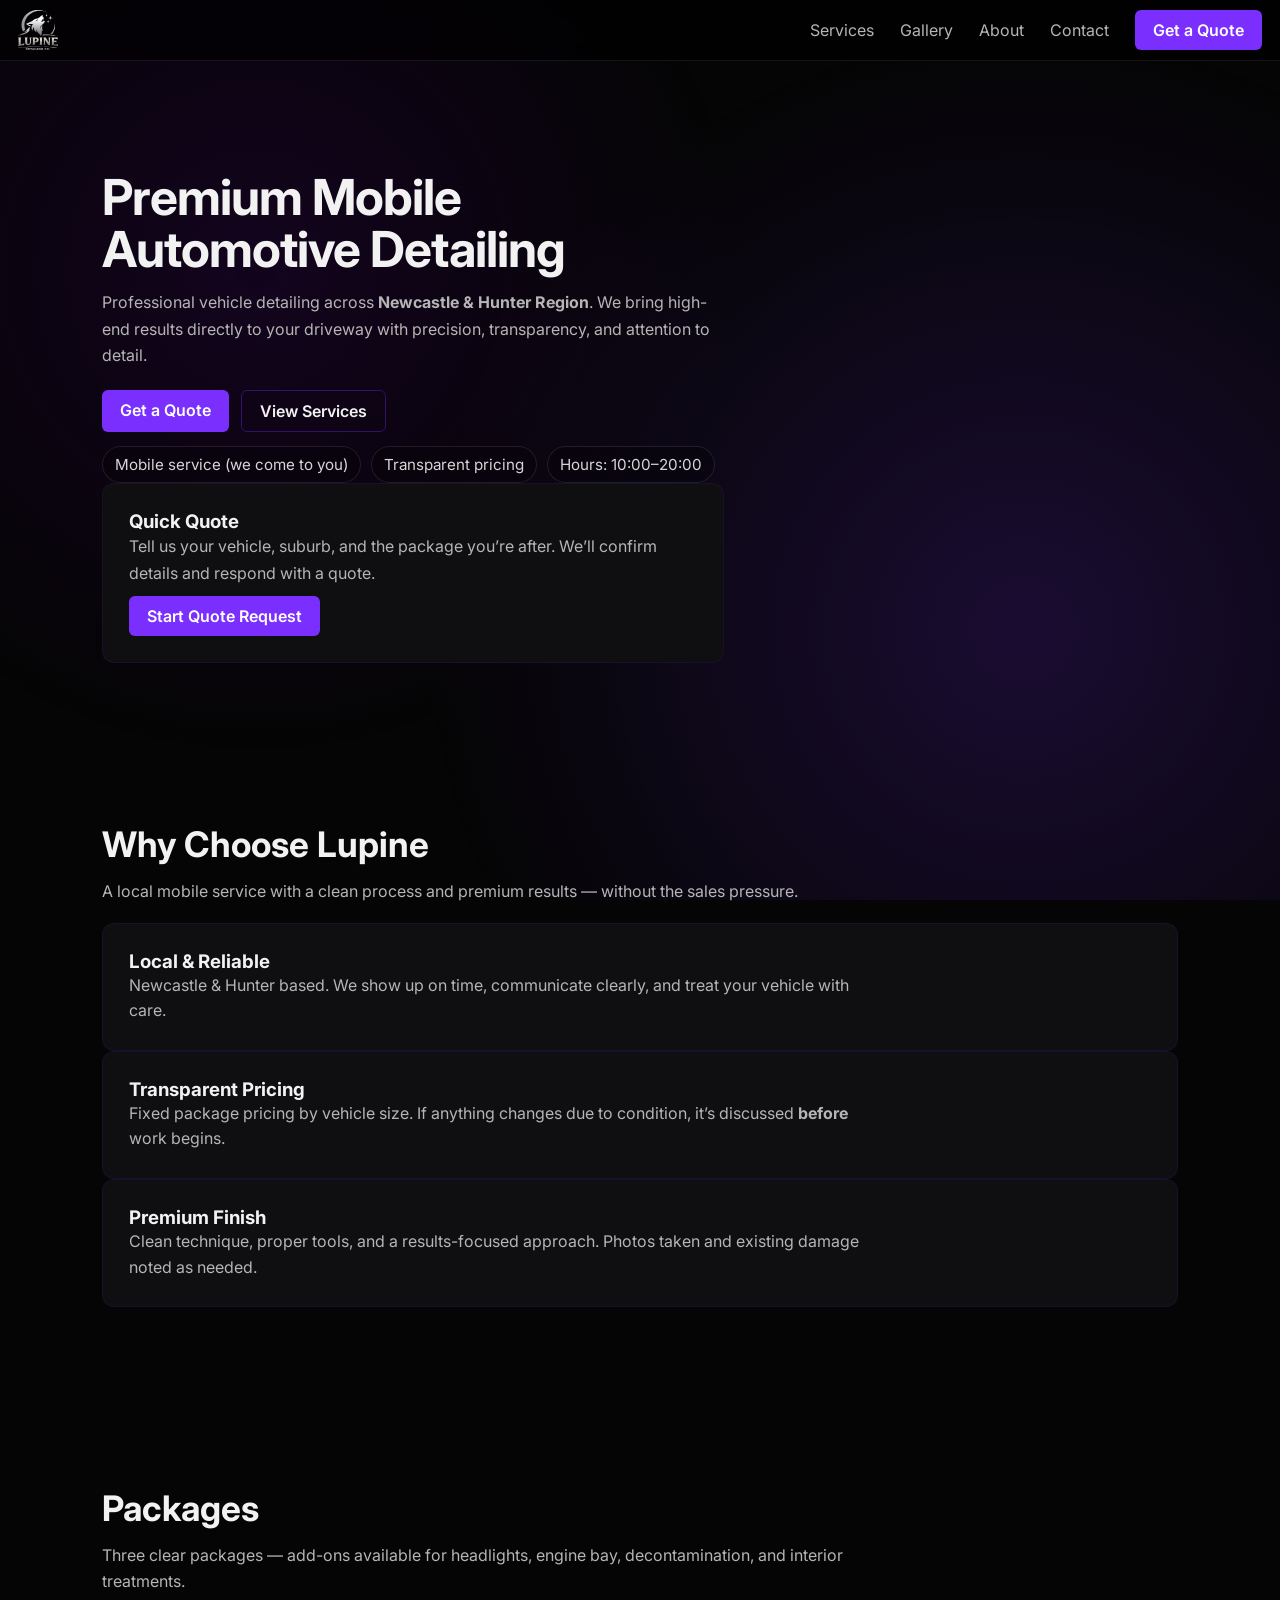
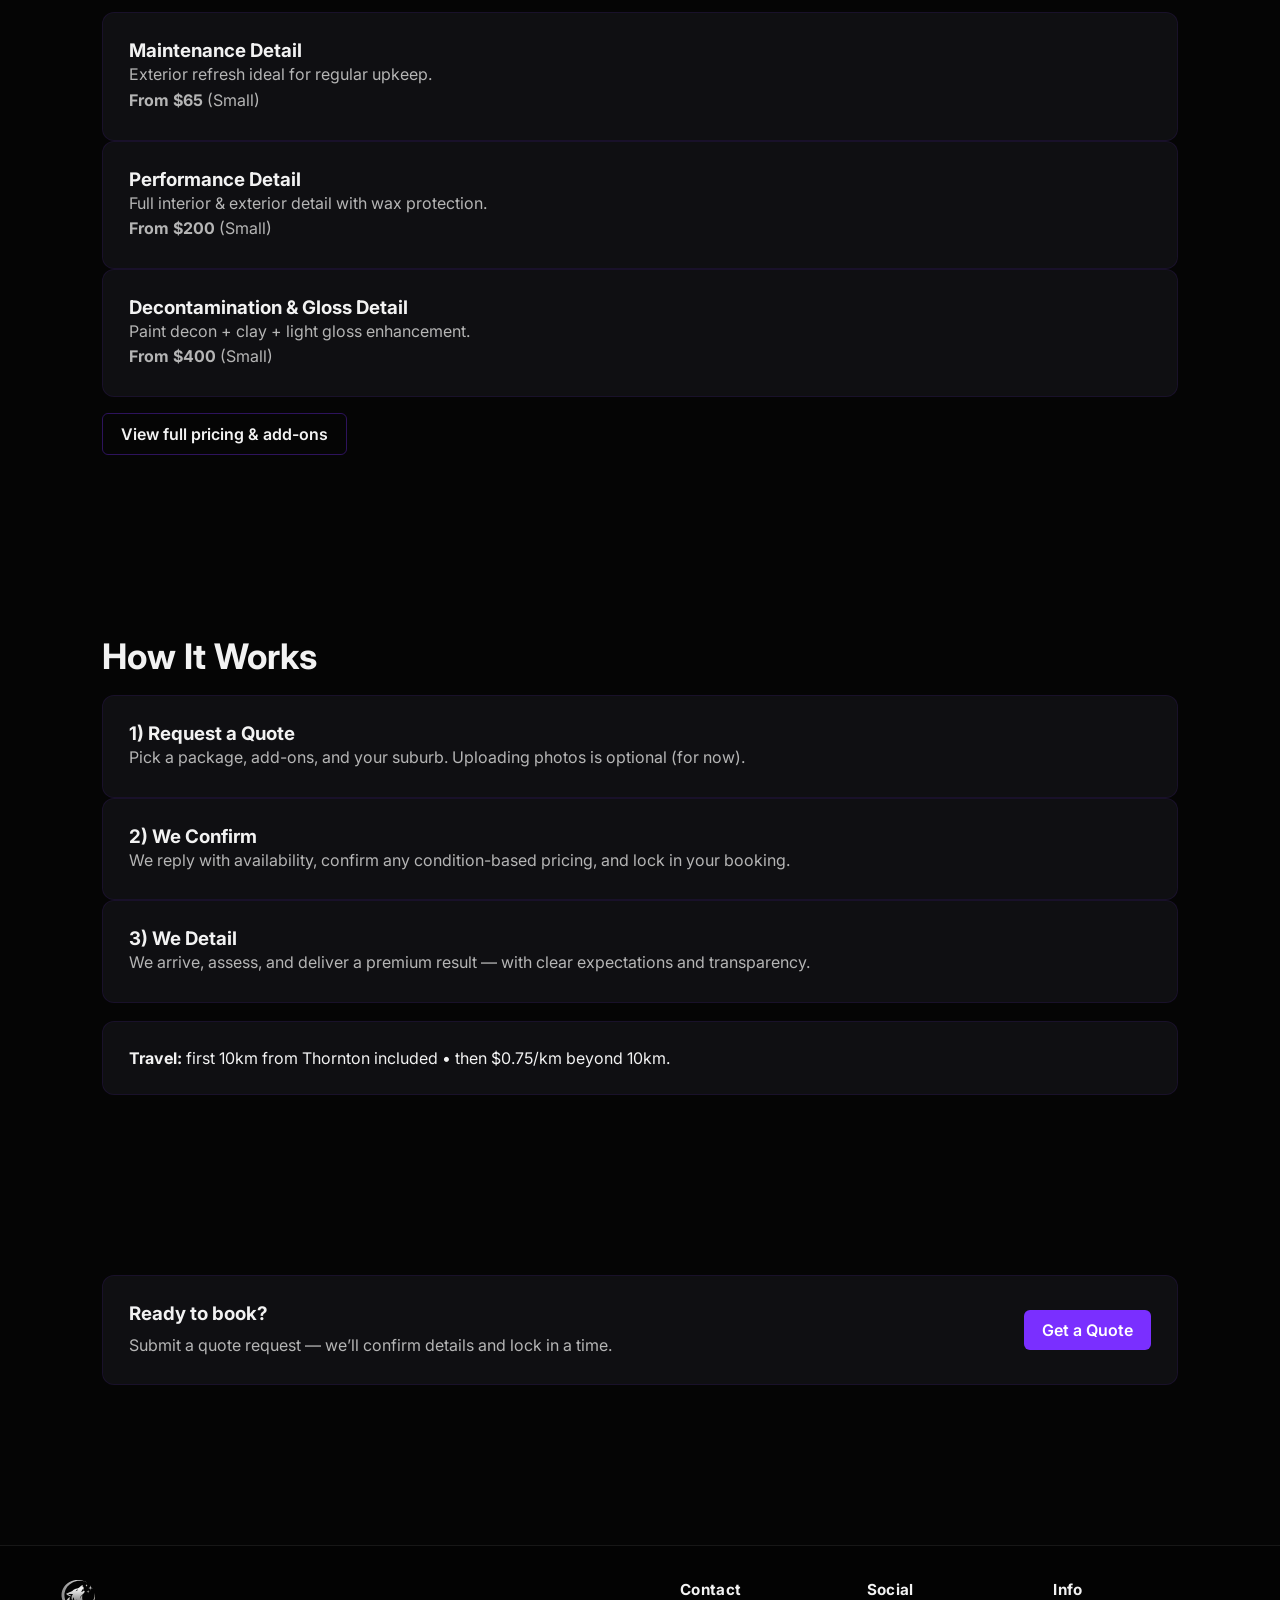
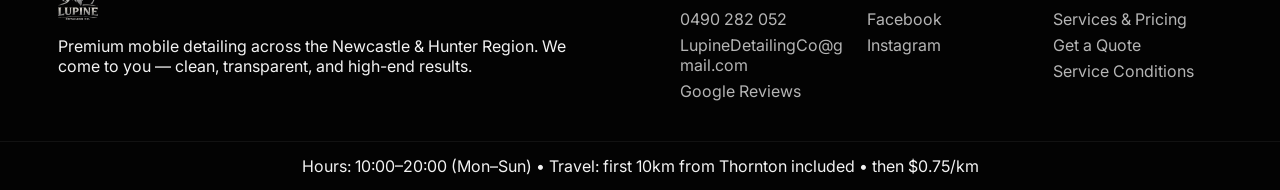
<file: index.html>
<!DOCTYPE html>
<html lang="en">
<head>
  <meta charset="UTF-8" />
  <meta name="viewport" content="width=device-width, initial-scale=1.0" />
  <title>Lupine Detailing Co | Premium Mobile Car Detailing</title>
  <meta name="description" content="Premium mobile automotive detailing across the Newcastle & Hunter Region. Transparent pricing, high-end results, and a clean quote-to-booking process." />

  <link rel="stylesheet" href="styles.css" />
  <link rel="icon" href="favicon.ico">
  <link rel="icon" href="/favicon.ico">
  <link rel="icon" type="image/png" sizes="32x32" href="/favicon-32x32.png">
  <link rel="icon" type="image/png" sizes="16x16" href="/favicon-16x16.png">
  <link rel="apple-touch-icon" sizes="180x180" href="/apple-touch-icon.png">
  <link href="https://fonts.googleapis.com/css2?family=Inter:wght@400;600;700&display=swap" rel="stylesheet">
</head>
<body>

<nav class="site-nav">
  <a class="brand" href="index.html">
    <img src="Assets/logo.svg" alt="Lupine Logo">
  </a>

  <button class="nav-toggle" aria-label="Open menu" aria-expanded="false" onclick="toggleMenu()">
    <span></span><span></span><span></span>
  </button>

  <ul class="nav-links">
    <li><a href="services.html">Services</a></li>
    <li><a href="gallery.html">Gallery</a></li>
    <li><a href="about.html">About</a></li>
    <li><a href="contact.html">Contact</a></li>
    <li><a class="btn-primary" href="quote.html">Get a Quote</a></li>
  </ul>

  <div class="nav-drawer" id="navDrawer" aria-hidden="true">
    <a href="services.html" onclick="closeMenu()">Services</a>
    <a href="gallery.html" onclick="closeMenu()">Gallery</a>
    <a href="about.html" onclick="closeMenu()">About</a>
    <a href="contact.html" onclick="closeMenu()">Contact</a>
    <a class="drawer-cta" href="quote.html" onclick="closeMenu()">Get a Quote</a>
  </div>
  <div class="nav-backdrop" id="navBackdrop" onclick="closeMenu()" aria-hidden="true"></div>
</nav>

<header class="hero">
  <div class="hero-inner">
    <div class="hero-left">
      <h1>Premium Mobile Automotive Detailing</h1>
      <p class="muted">
        Professional vehicle detailing across <strong>Newcastle &amp; Hunter Region</strong>.
        We bring high-end results directly to your driveway with precision, transparency, and attention to detail.
      </p>

      <div class="hero-actions">
        <a class="btn-primary" href="quote.html">Get a Quote</a>
        <a class="btn-ghost" href="services.html">View Services</a>
      </div>

      <div class="pill-row">
        <span class="pill">Mobile service (we come to you)</span>
        <span class="pill">Transparent pricing</span>
        <span class="pill">Hours: 10:00–20:00</span>
      </div>
    </div>

    <div class="hero-right">
      <div class="card">
        <h3>Quick Quote</h3>
        <p class="muted">
          Tell us your vehicle, suburb, and the package you’re after. We’ll confirm details and respond with a quote.
        </p>
        <a class="btn-primary" style="display:inline-block; margin-top:10px;" href="quote.html">Start Quote Request</a>
      </div>
    </div>
  </div>
</header>

<section class="section">
  <h2>Why Choose Lupine</h2>
  <p class="muted">A local mobile service with a clean process and premium results — without the sales pressure.</p>

  <div class="grid-3" style="margin-top:18px;">
    <div class="card">
      <h3>Local &amp; Reliable</h3>
      <p class="muted">
        Newcastle &amp; Hunter based. We show up on time, communicate clearly, and treat your vehicle with care.
      </p>
    </div>
    <div class="card">
      <h3>Transparent Pricing</h3>
      <p class="muted">
        Fixed package pricing by vehicle size. If anything changes due to condition, it’s discussed <strong>before</strong> work begins.
      </p>
    </div>
    <div class="card">
      <h3>Premium Finish</h3>
      <p class="muted">
        Clean technique, proper tools, and a results-focused approach. Photos taken and existing damage noted as needed.
      </p>
    </div>
  </div>
</section>

<section class="section">
  <h2>Packages</h2>
  <p class="muted">Three clear packages — add-ons available for headlights, engine bay, decontamination, and interior treatments.</p>

  <div class="grid-3" style="margin-top:18px;">
    <div class="card">
      <h3>Maintenance Detail</h3>
      <p class="muted">Exterior refresh ideal for regular upkeep.</p>
      <p class="muted"><strong>From $65</strong> (Small)</p>
    </div>
    <div class="card">
      <h3>Performance Detail</h3>
      <p class="muted">Full interior &amp; exterior detail with wax protection.</p>
      <p class="muted"><strong>From $200</strong> (Small)</p>
    </div>
    <div class="card">
      <h3>Decontamination &amp; Gloss Detail</h3>
      <p class="muted">Paint decon + clay + light gloss enhancement.</p>
      <p class="muted"><strong>From $400</strong> (Small)</p>
    </div>
  </div>

  <div style="margin-top:16px;">
    <a class="btn-ghost" href="services.html">View full pricing &amp; add-ons</a>
  </div>
</section>

<section class="section">
  <h2>How It Works</h2>
  <div class="grid-3" style="margin-top:18px;">
    <div class="card">
      <h3>1) Request a Quote</h3>
      <p class="muted">Pick a package, add-ons, and your suburb. Uploading photos is optional (for now).</p>
    </div>
    <div class="card">
      <h3>2) We Confirm</h3>
      <p class="muted">We reply with availability, confirm any condition-based pricing, and lock in your booking.</p>
    </div>
    <div class="card">
      <h3>3) We Detail</h3>
      <p class="muted">We arrive, assess, and deliver a premium result — with clear expectations and transparency.</p>
    </div>
  </div>

  <div class="card" style="margin-top:18px;">
    <strong>Travel:</strong> first 10km from Thornton included • then $0.75/km beyond 10km.
  </div>
</section>

<section class="section">
  <div class="card" style="display:flex; align-items:center; justify-content:space-between; gap:16px; flex-wrap:wrap;">
    <div>
      <h3 style="margin:0 0 8px 0;">Ready to book?</h3>
      <p class="muted" style="margin:0;">Submit a quote request — we’ll confirm details and lock in a time.</p>
    </div>
    <a class="btn-primary" href="quote.html">Get a Quote</a>
  </div>
</section>

<footer class="site-footer">
  <div class="footer-inner">
    <div class="footer-brand">
      <img src="Assets/logo.svg" alt="Lupine Detailing Co">
      <p class="muted">
        Premium mobile detailing across the Newcastle &amp; Hunter Region.
        We come to you — clean, transparent, and high-end results.
      </p>
    </div>

    <div class="footer-cols">
      <div>
        <h4>Contact</h4>
        <a href="tel:0490282052">0490 282 052</a>
        <a href="mailto:LupineDetailingCo@gmail.com">LupineDetailingCo@gmail.com</a>
        <a href="https://share.google/Xx0BfMoYIeuOtySZR" target="_blank" rel="noopener noreferrer">Google Reviews</a>
      </div>

      <div>
        <h4>Social</h4>
        <a href="https://www.facebook.com/lupinedetailingco/" target="_blank" rel="noopener noreferrer">Facebook</a>
        <a href="https://www.instagram.com/lupinedetailingco/" target="_blank" rel="noopener noreferrer">Instagram</a>
      </div>

      <div>
        <h4>Info</h4>
        <a href="services.html">Services &amp; Pricing</a>
        <a href="quote.html">Get a Quote</a>
        <a href="about.html">Service Conditions</a>
      </div>
    </div>
  </div>

  <div class="footer-bottom">
    <span class="muted">Hours: 10:00–20:00 (Mon–Sun) • Travel: first 10km from Thornton included • then $0.75/km</span>
  </div>
</footer>

<script src="script.js"></script>
</body>
</html>
</file>
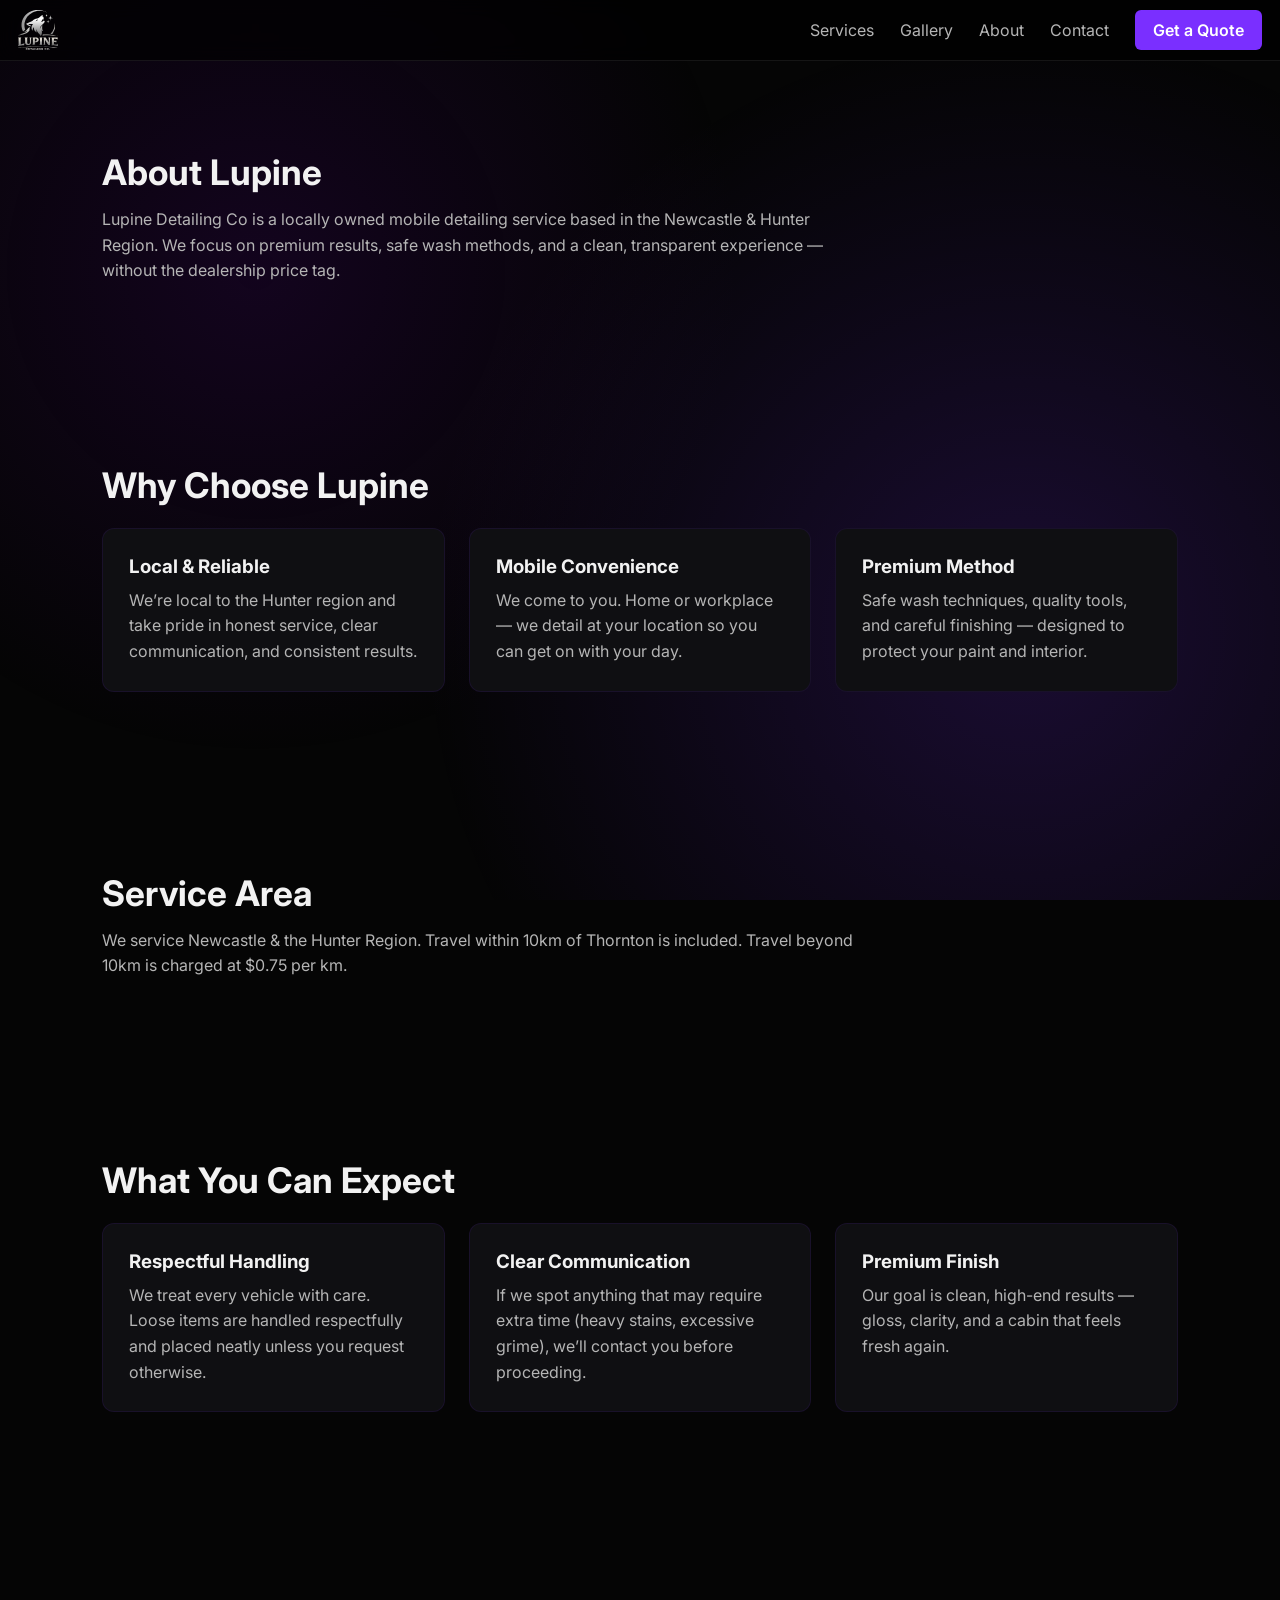
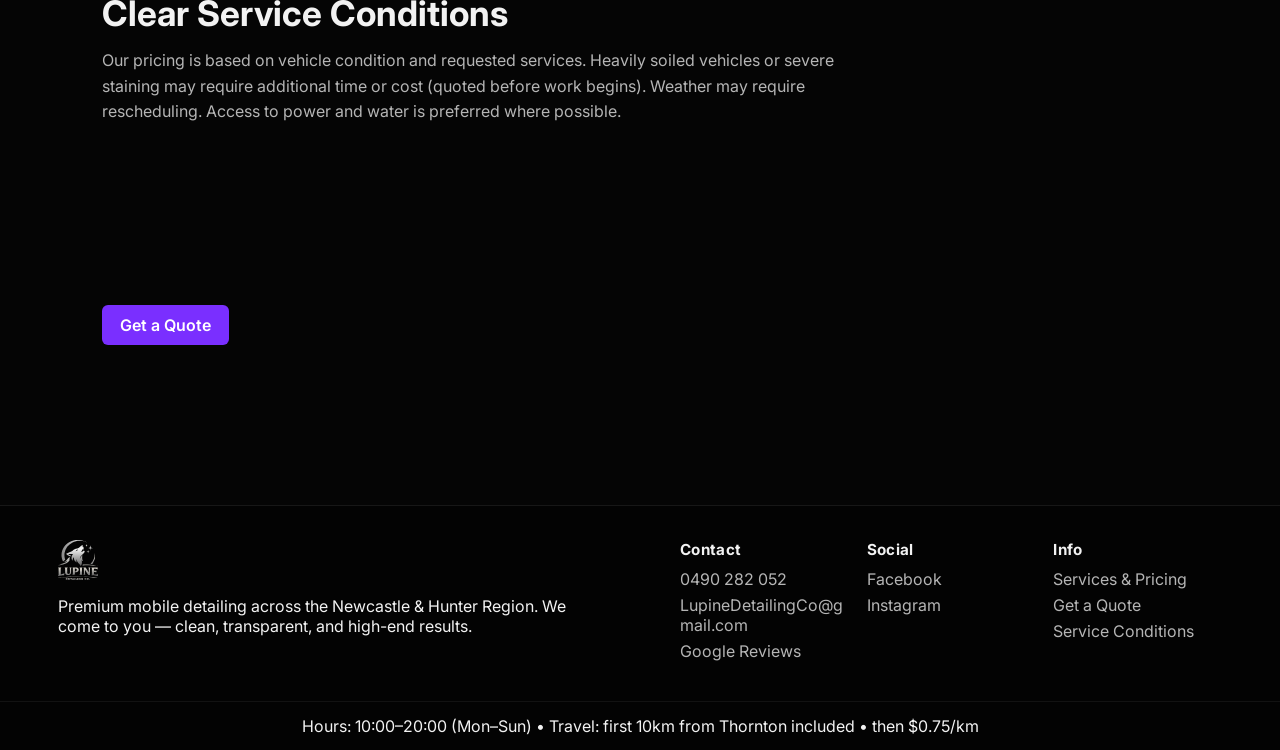
<file: about.html>
<!DOCTYPE html>
<html lang="en">
<head>
  <meta charset="UTF-8">
  <meta name="viewport" content="width=device-width, initial-scale=1.0">
  <title>About | Lupine Detailing Co</title>

  <link rel="stylesheet" href="styles.css">
  <link rel="icon" href="favicon.ico">
  <link rel="icon" href="/favicon.ico">
  <link rel="icon" type="image/png" sizes="32x32" href="/favicon-32x32.png">
  <link rel="icon" type="image/png" sizes="16x16" href="/favicon-16x16.png">
  <link rel="apple-touch-icon" sizes="180x180" href="/apple-touch-icon.png">
  <link href="https://fonts.googleapis.com/css2?family=Inter:wght@400;600;700&display=swap" rel="stylesheet">
</head>
<body>

<nav class="site-nav">
  <a class="brand" href="index.html">
    <img src="Assets/logo.svg" alt="Lupine Logo">
  </a>

  <button class="nav-toggle" aria-label="Open menu" aria-expanded="false" onclick="toggleMenu()">
    <span></span><span></span><span></span>
  </button>

  <ul class="nav-links">
    <li><a href="services.html">Services</a></li>
    <li><a href="gallery.html">Gallery</a></li>
    <li><a href="about.html">About</a></li>
    <li><a href="contact.html">Contact</a></li>
    <li><a class="btn-primary" href="quote.html">Get a Quote</a></li>
  </ul>

  <!-- Mobile drawer -->
  <div class="nav-drawer" id="navDrawer" aria-hidden="true">
    <a href="services.html" onclick="closeMenu()">Services</a>
    <a href="gallery.html" onclick="closeMenu()">Gallery</a>
    <a href="about.html" onclick="closeMenu()">About</a>
    <a href="contact.html" onclick="closeMenu()">Contact</a>
    <a class="drawer-cta" href="quote.html" onclick="closeMenu()">Get a Quote</a>
  </div>

  <div class="nav-backdrop" id="navBackdrop" onclick="closeMenu()" aria-hidden="true"></div>
</nav>

<section class="section">
  <h2>About Lupine</h2>
  <p>
    Lupine Detailing Co is a locally owned mobile detailing service based in the Newcastle &amp; Hunter Region.
    We focus on premium results, safe wash methods, and a clean, transparent experience — without the dealership price tag.
  </p>
</section>

<section class="section">
  <h2>Why Choose Lupine</h2>

  <div style="display:grid; grid-template-columns: repeat(3, minmax(0, 1fr)); gap:24px; margin-top:22px;">
    <div class="card">
      <h3 style="margin-bottom:10px;">Local &amp; Reliable</h3>
      <p>
        We’re local to the Hunter region and take pride in honest service, clear communication, and consistent results.
      </p>
    </div>

    <div class="card">
      <h3 style="margin-bottom:10px;">Mobile Convenience</h3>
      <p>
        We come to you. Home or workplace — we detail at your location so you can get on with your day.
      </p>
    </div>

    <div class="card">
      <h3 style="margin-bottom:10px;">Premium Method</h3>
      <p>
        Safe wash techniques, quality tools, and careful finishing — designed to protect your paint and interior.
      </p>
    </div>
  </div>
</section>

<section class="section">
  <h2>Service Area</h2>
  <p>
    We service Newcastle &amp; the Hunter Region.
    Travel within 10km of Thornton is included. Travel beyond 10km is charged at $0.75 per km.
  </p>
</section>

<section class="section">
  <h2>What You Can Expect</h2>

  <div style="display:grid; grid-template-columns: repeat(3, minmax(0, 1fr)); gap:24px; margin-top:22px;">
    <div class="card">
      <h3 style="margin-bottom:10px;">Respectful Handling</h3>
      <p>
        We treat every vehicle with care. Loose items are handled respectfully and placed neatly unless you request otherwise.
      </p>
    </div>

    <div class="card">
      <h3 style="margin-bottom:10px;">Clear Communication</h3>
      <p>
        If we spot anything that may require extra time (heavy stains, excessive grime), we’ll contact you before proceeding.
      </p>
    </div>

    <div class="card">
      <h3 style="margin-bottom:10px;">Premium Finish</h3>
      <p>
        Our goal is clean, high-end results — gloss, clarity, and a cabin that feels fresh again.
      </p>
    </div>
  </div>
</section>

<section class="section">
  <h2>Clear Service Conditions</h2>
  <p>
    Our pricing is based on vehicle condition and requested services. Heavily soiled vehicles or severe staining may require additional time or cost
    (quoted before work begins). Weather may require rescheduling.
    Access to power and water is preferred where possible.
  </p>
</section>

<section class="section">
  <a href="quote.html" class="btn-primary">Get a Quote</a>
</section>

<footer class="site-footer">
  <div class="footer-inner">
    <div class="footer-brand">
      <img src="Assets/logo.svg" alt="Lupine Detailing Co">
      <p class="muted">
        Premium mobile detailing across the Newcastle &amp; Hunter Region.
        We come to you — clean, transparent, and high-end results.
      </p>
    </div>

    <div class="footer-cols">
      <div>
        <h4>Contact</h4>
        <a href="tel:0490282052">0490 282 052</a>
        <a href="mailto:LupineDetailingCo@gmail.com">LupineDetailingCo@gmail.com</a>
        <a href="https://share.google/Xx0BfMoYIeuOtySZR" target="_blank" rel="noopener noreferrer">Google Reviews</a>
      </div>

      <div>
        <h4>Social</h4>
        <a href="https://www.facebook.com/lupinedetailingco/" target="_blank" rel="noopener noreferrer">Facebook</a>
        <a href="https://www.instagram.com/lupinedetailingco/" target="_blank" rel="noopener noreferrer">Instagram</a>
      </div>

      <div>
        <h4>Info</h4>
        <a href="services.html">Services &amp; Pricing</a>
        <a href="quote.html">Get a Quote</a>
        <a href="about.html">Service Conditions</a>
      </div>
    </div>
  </div>

  <div class="footer-bottom">
    <span class="muted">Hours: 10:00–20:00 (Mon–Sun) • Travel: first 10km from Thornton included • then $0.75/km</span>
  </div>
</footer>

<script src="script.js"></script>

</body>
</html>
</file>
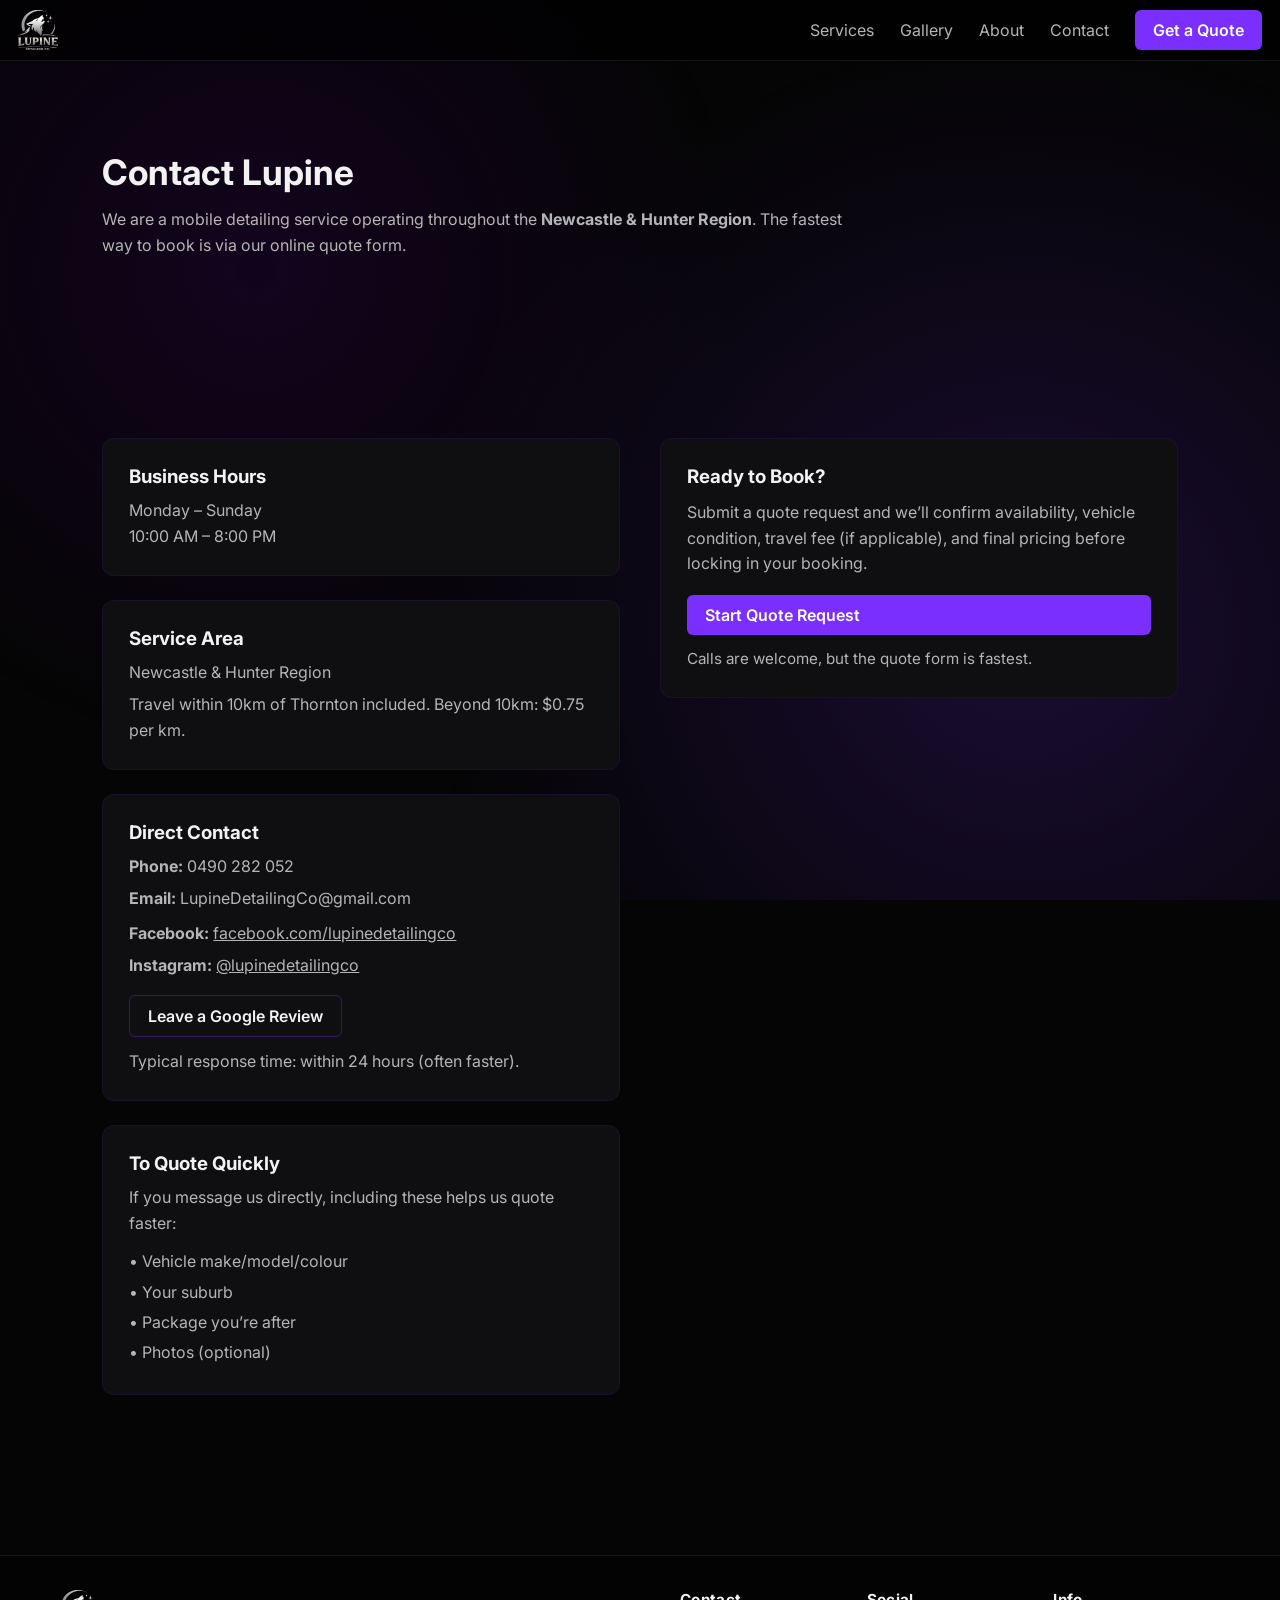
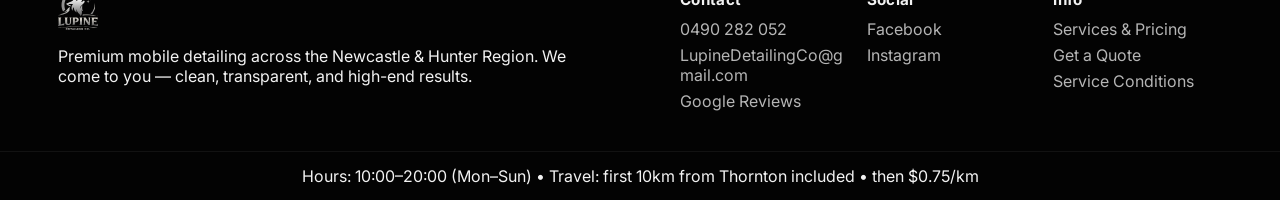
<file: contact.html>
<!DOCTYPE html>
<html lang="en">
<head>
  <meta charset="UTF-8">
  <meta name="viewport" content="width=device-width, initial-scale=1.0">
  <title>Contact | Lupine Detailing Co</title>

  <link rel="stylesheet" href="styles.css">
  <link rel="icon" href="favicon.ico">
  <link rel="icon" href="/favicon.ico">
  <link rel="icon" type="image/png" sizes="32x32" href="/favicon-32x32.png">
  <link rel="icon" type="image/png" sizes="16x16" href="/favicon-16x16.png">
  <link rel="apple-touch-icon" sizes="180x180" href="/apple-touch-icon.png">
  <link href="https://fonts.googleapis.com/css2?family=Inter:wght@400;600;700&display=swap" rel="stylesheet">
</head>
<body>

<nav class="site-nav">
  <a class="brand" href="index.html">
    <img src="Assets/logo.svg" alt="Lupine Logo">
  </a>

  <button class="nav-toggle" aria-label="Open menu" aria-expanded="false" onclick="toggleMenu()">
    <span></span><span></span><span></span>
  </button>

  <ul class="nav-links">
    <li><a href="services.html">Services</a></li>
    <li><a href="gallery.html">Gallery</a></li>
    <li><a href="about.html">About</a></li>
    <li><a href="contact.html">Contact</a></li>
    <li><a class="btn-primary" href="quote.html">Get a Quote</a></li>
  </ul>

  <!-- Mobile drawer -->
  <div class="nav-drawer" id="navDrawer" aria-hidden="true">
    <a href="services.html" onclick="closeMenu()">Services</a>
    <a href="gallery.html" onclick="closeMenu()">Gallery</a>
    <a href="about.html" onclick="closeMenu()">About</a>
    <a href="contact.html" onclick="closeMenu()">Contact</a>
    <a class="drawer-cta" href="quote.html" onclick="closeMenu()">Get a Quote</a>
  </div>

  <div class="nav-backdrop" id="navBackdrop" onclick="closeMenu()" aria-hidden="true"></div>
</nav>

<section class="section">
  <h2>Contact Lupine</h2>
  <p>
    We are a mobile detailing service operating throughout the <strong>Newcastle &amp; Hunter Region</strong>.
    The fastest way to book is via our online quote form.
  </p>
</section>

<section class="section">
  <div style="display:grid; grid-template-columns: repeat(2, minmax(0, 1fr)); gap:40px; align-items:start;">

    <div>
      <div class="card" style="margin-bottom:24px;">
        <h3 style="margin-bottom:10px;">Business Hours</h3>
        <p>Monday – Sunday</p>
        <p>10:00 AM – 8:00 PM</p>
      </div>

      <div class="card" style="margin-bottom:24px;">
        <h3 style="margin-bottom:10px;">Service Area</h3>
        <p>Newcastle &amp; Hunter Region</p>
        <p style="color:#b5b5b5; margin-top:6px;">
          Travel within 10km of Thornton included. Beyond 10km: $0.75 per km.
        </p>
      </div>

      <div class="card" style="margin-bottom:24px;">
        <h3 style="margin-bottom:10px;">Direct Contact</h3>

        <p>
          <strong>Phone:</strong>
          <a href="tel:0490282052" style="color:#b5b5b5; text-decoration:none;">
            0490 282 052
          </a>
        </p>

        <p style="margin-top:6px;">
          <strong>Email:</strong>
          <a href="mailto:LupineDetailingCo@gmail.com" style="color:#b5b5b5; text-decoration:none;">
            LupineDetailingCo@gmail.com
          </a>
        </p>

        <p style="margin-top:10px;">
          <strong>Facebook:</strong>
          <a href="https://www.facebook.com/lupinedetailingco/" target="_blank" rel="noopener noreferrer" style="color:#b5b5b5;">
            facebook.com/lupinedetailingco
          </a>
        </p>

        <p style="margin-top:6px;">
          <strong>Instagram:</strong>
          <a href="https://www.instagram.com/lupinedetailingco/" target="_blank" rel="noopener noreferrer" style="color:#b5b5b5;">
            @lupinedetailingco
          </a>
        </p>

        <div style="margin-top:16px;">
          <a href="https://share.google/Xx0BfMoYIeuOtySZR" target="_blank" rel="noopener noreferrer" class="btn-ghost">
            Leave a Google Review
          </a>
        </div>

        <p style="margin-top:12px; color:#b5b5b5;">
          Typical response time: within 24 hours (often faster).
        </p>
      </div>

      <div class="card">
        <h3 style="margin-bottom:10px;">To Quote Quickly</h3>
        <p style="color:#b5b5b5; margin-bottom:10px;">
          If you message us directly, including these helps us quote faster:
        </p>
        <div style="color:#b5b5b5; line-height:1.9;">
          • Vehicle make/model/colour<br>
          • Your suburb<br>
          • Package you’re after<br>
          • Photos (optional)
        </div>
      </div>
    </div>

    <div class="card" style="display:flex; flex-direction:column; justify-content:center;">
      <h3 style="margin-bottom:12px;">Ready to Book?</h3>
      <p style="margin-bottom:18px; color:#b5b5b5;">
        Submit a quote request and we’ll confirm availability, vehicle condition, travel fee (if applicable), and final pricing before locking in your booking.
      </p>
      <a href="quote.html" class="btn-primary">Start Quote Request</a>
      <p style="margin-top:12px; color:#b5b5b5; font-size:0.95rem;">
        Calls are welcome, but the quote form is fastest.
      </p>
    </div>

  </div>
</section>

<footer class="site-footer">
  <div class="footer-inner">
    <div class="footer-brand">
      <img src="Assets/logo.svg" alt="Lupine Detailing Co">
      <p class="muted">
        Premium mobile detailing across the Newcastle &amp; Hunter Region.
        We come to you — clean, transparent, and high-end results.
      </p>
    </div>

    <div class="footer-cols">
      <div>
        <h4>Contact</h4>
        <a href="tel:0490282052">0490 282 052</a>
        <a href="mailto:LupineDetailingCo@gmail.com">LupineDetailingCo@gmail.com</a>
        <a href="https://share.google/Xx0BfMoYIeuOtySZR" target="_blank" rel="noopener noreferrer">Google Reviews</a>
      </div>

      <div>
        <h4>Social</h4>
        <a href="https://www.facebook.com/lupinedetailingco/" target="_blank" rel="noopener noreferrer">Facebook</a>
        <a href="https://www.instagram.com/lupinedetailingco/" target="_blank" rel="noopener noreferrer">Instagram</a>
      </div>

      <div>
        <h4>Info</h4>
        <a href="services.html">Services &amp; Pricing</a>
        <a href="quote.html">Get a Quote</a>
        <a href="about.html">Service Conditions</a>
      </div>
    </div>
  </div>

  <div class="footer-bottom">
    <span class="muted">Hours: 10:00–20:00 (Mon–Sun) • Travel: first 10km from Thornton included • then $0.75/km</span>
  </div>
</footer>

<script src="script.js"></script>

</body>
</html>
</file>
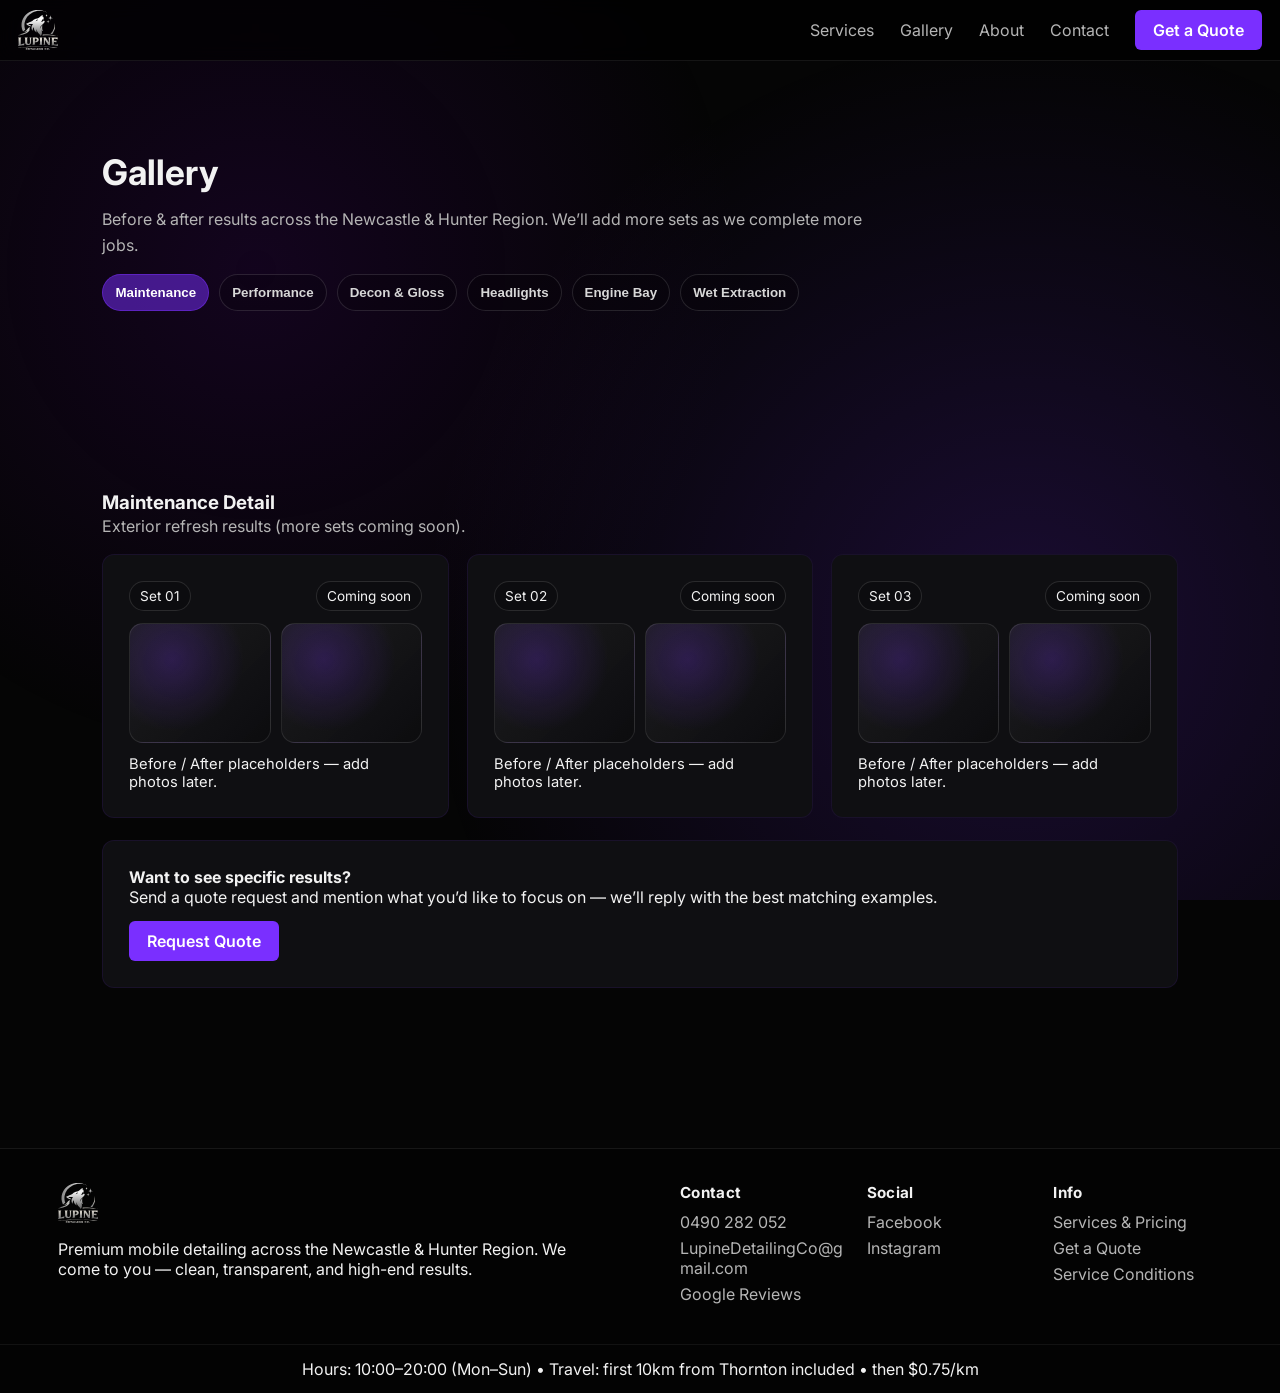
<file: gallery.html>
<!DOCTYPE html>
<html lang="en">
<head>
  <meta charset="UTF-8" />
  <meta name="viewport" content="width=device-width, initial-scale=1.0" />
  <title>Gallery | Lupine Detailing Co</title>
  <meta name="description" content="Before & after results from Lupine Detailing Co across Newcastle & Hunter. Mobile detailing, headlight restoration, and interior services." />

  <link rel="stylesheet" href="styles.css" />
  <link rel="icon" href="favicon.ico">
  <link rel="icon" href="/favicon.ico">
  <link rel="icon" type="image/png" sizes="32x32" href="/favicon-32x32.png">
  <link rel="icon" type="image/png" sizes="16x16" href="/favicon-16x16.png">
  <link rel="apple-touch-icon" sizes="180x180" href="/apple-touch-icon.png">
  <link href="https://fonts.googleapis.com/css2?family=Inter:wght@400;600;700&display=swap" rel="stylesheet">
</head>
<body>

<nav class="site-nav">
  <a class="brand" href="index.html">
    <img src="Assets/logo.svg" alt="Lupine Logo">
  </a>

  <button class="nav-toggle" aria-label="Open menu" aria-expanded="false" onclick="toggleMenu()">
    <span></span><span></span><span></span>
  </button>

  <ul class="nav-links">
    <li><a href="services.html">Services</a></li>
    <li><a href="gallery.html">Gallery</a></li>
    <li><a href="about.html">About</a></li>
    <li><a href="contact.html">Contact</a></li>
    <li><a class="btn-primary" href="quote.html">Get a Quote</a></li>
  </ul>

  <div class="nav-drawer" id="navDrawer" aria-hidden="true">
    <a href="services.html" onclick="closeMenu()">Services</a>
    <a href="gallery.html" onclick="closeMenu()">Gallery</a>
    <a href="about.html" onclick="closeMenu()">About</a>
    <a href="contact.html" onclick="closeMenu()">Contact</a>
    <a class="drawer-cta" href="quote.html" onclick="closeMenu()">Get a Quote</a>
  </div>

  <div class="nav-backdrop" id="navBackdrop" onclick="closeMenu()" aria-hidden="true"></div>
</nav>

<header class="section">
  <h2>Gallery</h2>
  <p class="muted">
    Before &amp; after results across the Newcastle &amp; Hunter Region. We’ll add more sets as we complete more jobs.
  </p>

  <div class="gallery-tabs" role="tablist" aria-label="Gallery categories">
    <button class="tab active" data-tab="maintenance" type="button">Maintenance</button>
    <button class="tab" data-tab="performance" type="button">Performance</button>
    <button class="tab" data-tab="decon" type="button">Decon &amp; Gloss</button>
    <button class="tab" data-tab="headlights" type="button">Headlights</button>
    <button class="tab" data-tab="engine" type="button">Engine Bay</button>
    <button class="tab" data-tab="extraction" type="button">Wet Extraction</button>
  </div>
</header>

<section class="section">
  <!-- Maintenance -->
  <div class="gallery-panel active" id="maintenance">
    <div class="panel-head">
      <h3>Maintenance Detail</h3>
      <p class="muted">Exterior refresh results (more sets coming soon).</p>
    </div>

    <div class="gallery-grid">
      <div class="ph card">
        <div class="ph-top">
          <span class="ph-chip">Set 01</span>
          <span class="ph-chip muted">Coming soon</span>
        </div>
        <div class="ph-body">
          <div class="ph-block"></div>
          <div class="ph-block"></div>
        </div>
        <div class="ph-note muted">Before / After placeholders — add photos later.</div>
      </div>

      <div class="ph card">
        <div class="ph-top">
          <span class="ph-chip">Set 02</span>
          <span class="ph-chip muted">Coming soon</span>
        </div>
        <div class="ph-body">
          <div class="ph-block"></div>
          <div class="ph-block"></div>
        </div>
        <div class="ph-note muted">Before / After placeholders — add photos later.</div>
      </div>

      <div class="ph card">
        <div class="ph-top">
          <span class="ph-chip">Set 03</span>
          <span class="ph-chip muted">Coming soon</span>
        </div>
        <div class="ph-body">
          <div class="ph-block"></div>
          <div class="ph-block"></div>
        </div>
        <div class="ph-note muted">Before / After placeholders — add photos later.</div>
      </div>
    </div>
  </div>

  <!-- Performance -->
  <div class="gallery-panel" id="performance">
    <div class="panel-head">
      <h3>Performance Detail</h3>
      <p class="muted">Full interior &amp; exterior results (more sets coming soon).</p>
    </div>

    <div class="gallery-grid">
      <div class="ph card">
        <div class="ph-top">
          <span class="ph-chip">Set 01</span>
          <span class="ph-chip muted">Coming soon</span>
        </div>
        <div class="ph-body">
          <div class="ph-block"></div>
          <div class="ph-block"></div>
        </div>
        <div class="ph-note muted">Before / After placeholders — add photos later.</div>
      </div>

      <div class="ph card">
        <div class="ph-top">
          <span class="ph-chip">Set 02</span>
          <span class="ph-chip muted">Coming soon</span>
        </div>
        <div class="ph-body">
          <div class="ph-block"></div>
          <div class="ph-block"></div>
        </div>
        <div class="ph-note muted">Before / After placeholders — add photos later.</div>
      </div>

      <div class="ph card">
        <div class="ph-top">
          <span class="ph-chip">Set 03</span>
          <span class="ph-chip muted">Coming soon</span>
        </div>
        <div class="ph-body">
          <div class="ph-block"></div>
          <div class="ph-block"></div>
        </div>
        <div class="ph-note muted">Before / After placeholders — add photos later.</div>
      </div>
    </div>
  </div>

  <!-- Decon -->
  <div class="gallery-panel" id="decon">
    <div class="panel-head">
      <h3>Decontamination &amp; Gloss Detail</h3>
      <p class="muted">Decon + clay + gloss enhancement (more sets coming soon).</p>
    </div>

    <div class="gallery-grid">
      <div class="ph card">
        <div class="ph-top">
          <span class="ph-chip">Set 01</span>
          <span class="ph-chip muted">Coming soon</span>
        </div>
        <div class="ph-body">
          <div class="ph-block"></div>
          <div class="ph-block"></div>
        </div>
        <div class="ph-note muted">Before / After placeholders — add photos later.</div>
      </div>

      <div class="ph card">
        <div class="ph-top">
          <span class="ph-chip">Set 02</span>
          <span class="ph-chip muted">Coming soon</span>
        </div>
        <div class="ph-body">
          <div class="ph-block"></div>
          <div class="ph-block"></div>
        </div>
        <div class="ph-note muted">Before / After placeholders — add photos later.</div>
      </div>

      <div class="ph card">
        <div class="ph-top">
          <span class="ph-chip">Set 03</span>
          <span class="ph-chip muted">Coming soon</span>
        </div>
        <div class="ph-body">
          <div class="ph-block"></div>
          <div class="ph-block"></div>
        </div>
        <div class="ph-note muted">Before / After placeholders — add photos later.</div>
      </div>
    </div>
  </div>

  <!-- Headlights -->
  <div class="gallery-panel" id="headlights">
    <div class="panel-head">
      <h3>Headlight Restoration</h3>
      <p class="muted">Clarity restored + UV protection (more sets coming soon).</p>
    </div>

    <div class="gallery-grid">
      <div class="ph card">
        <div class="ph-top">
          <span class="ph-chip">Set 01</span>
          <span class="ph-chip muted">Coming soon</span>
        </div>
        <div class="ph-body">
          <div class="ph-block"></div>
          <div class="ph-block"></div>
        </div>
        <div class="ph-note muted">Before / After placeholders — add photos later.</div>
      </div>

      <div class="ph card">
        <div class="ph-top">
          <span class="ph-chip">Set 02</span>
          <span class="ph-chip muted">Coming soon</span>
        </div>
        <div class="ph-body">
          <div class="ph-block"></div>
          <div class="ph-block"></div>
        </div>
        <div class="ph-note muted">Before / After placeholders — add photos later.</div>
      </div>

      <div class="ph card">
        <div class="ph-top">
          <span class="ph-chip">Set 03</span>
          <span class="ph-chip muted">Coming soon</span>
        </div>
        <div class="ph-body">
          <div class="ph-block"></div>
          <div class="ph-block"></div>
        </div>
        <div class="ph-note muted">Before / After placeholders — add photos later.</div>
      </div>
    </div>
  </div>

  <!-- Engine -->
  <div class="gallery-panel" id="engine">
    <div class="panel-head">
      <h3>Engine Bay Detail</h3>
      <p class="muted">Clean, detailed finish (more sets coming soon).</p>
    </div>

    <div class="gallery-grid">
      <div class="ph card">
        <div class="ph-top">
          <span class="ph-chip">Set 01</span>
          <span class="ph-chip muted">Coming soon</span>
        </div>
        <div class="ph-body">
          <div class="ph-block"></div>
          <div class="ph-block"></div>
        </div>
        <div class="ph-note muted">Before / After placeholders — add photos later.</div>
      </div>

      <div class="ph card">
        <div class="ph-top">
          <span class="ph-chip">Set 02</span>
          <span class="ph-chip muted">Coming soon</span>
        </div>
        <div class="ph-body">
          <div class="ph-block"></div>
          <div class="ph-block"></div>
        </div>
        <div class="ph-note muted">Before / After placeholders — add photos later.</div>
      </div>

      <div class="ph card">
        <div class="ph-top">
          <span class="ph-chip">Set 03</span>
          <span class="ph-chip muted">Coming soon</span>
        </div>
        <div class="ph-body">
          <div class="ph-block"></div>
          <div class="ph-block"></div>
        </div>
        <div class="ph-note muted">Before / After placeholders — add photos later.</div>
      </div>
    </div>
  </div>

  <!-- Extraction -->
  <div class="gallery-panel" id="extraction">
    <div class="panel-head">
      <h3>Wet Extraction</h3>
      <p class="muted">Carpet &amp; upholstery extraction results (more sets coming soon).</p>
    </div>

    <div class="gallery-grid">
      <div class="ph card">
        <div class="ph-top">
          <span class="ph-chip">Set 01</span>
          <span class="ph-chip muted">Coming soon</span>
        </div>
        <div class="ph-body">
          <div class="ph-block"></div>
          <div class="ph-block"></div>
        </div>
        <div class="ph-note muted">Before / After placeholders — add photos later.</div>
      </div>

      <div class="ph card">
        <div class="ph-top">
          <span class="ph-chip">Set 02</span>
          <span class="ph-chip muted">Coming soon</span>
        </div>
        <div class="ph-body">
          <div class="ph-block"></div>
          <div class="ph-block"></div>
        </div>
        <div class="ph-note muted">Before / After placeholders — add photos later.</div>
      </div>

      <div class="ph card">
        <div class="ph-top">
          <span class="ph-chip">Set 03</span>
          <span class="ph-chip muted">Coming soon</span>
        </div>
        <div class="ph-body">
          <div class="ph-block"></div>
          <div class="ph-block"></div>
        </div>
        <div class="ph-note muted">Before / After placeholders — add photos later.</div>
      </div>
    </div>
  </div>

  <div class="card" style="margin-top:22px;">
    <strong>Want to see specific results?</strong><br />
    <span class="muted">Send a quote request and mention what you’d like to focus on — we’ll reply with the best matching examples.</span>
    <div style="margin-top:14px;">
      <a class="btn-primary" href="quote.html">Request Quote</a>
    </div>
  </div>
</section>

<footer class="site-footer">
  <div class="footer-inner">
    <div class="footer-brand">
      <img src="Assets/logo.svg" alt="Lupine Detailing Co">
      <p class="muted">
        Premium mobile detailing across the Newcastle &amp; Hunter Region.
        We come to you — clean, transparent, and high-end results.
      </p>
    </div>

    <div class="footer-cols">
      <div>
        <h4>Contact</h4>
        <a href="tel:0490282052">0490 282 052</a>
        <a href="mailto:LupineDetailingCo@gmail.com">LupineDetailingCo@gmail.com</a>
        <a href="https://share.google/Xx0BfMoYIeuOtySZR" target="_blank" rel="noopener noreferrer">Google Reviews</a>
      </div>

      <div>
        <h4>Social</h4>
        <a href="https://www.facebook.com/lupinedetailingco/" target="_blank" rel="noopener noreferrer">Facebook</a>
        <a href="https://www.instagram.com/lupinedetailingco/" target="_blank" rel="noopener noreferrer">Instagram</a>
      </div>

      <div>
        <h4>Info</h4>
        <a href="services.html">Services &amp; Pricing</a>
        <a href="quote.html">Get a Quote</a>
        <a href="about.html">Service Conditions</a>
      </div>
    </div>
  </div>

  <div class="footer-bottom">
    <span class="muted">Hours: 10:00–20:00 (Mon–Sun) • Travel: first 10km from Thornton included • then $0.75/km</span>
  </div>
</footer>

<script src="script.js"></script>

<script>
  // Simple gallery tab switching (no dependencies)
  (function(){
    const tabs = document.querySelectorAll(".gallery-tabs .tab");
    const panels = document.querySelectorAll(".gallery-panel");

    function setActive(id){
      tabs.forEach(t => t.classList.toggle("active", t.dataset.tab === id));
      panels.forEach(p => p.classList.toggle("active", p.id === id));
    }

    tabs.forEach(btn => {
      btn.addEventListener("click", () => setActive(btn.dataset.tab));
    });
  })();
</script>

</body>
</html>
</file>
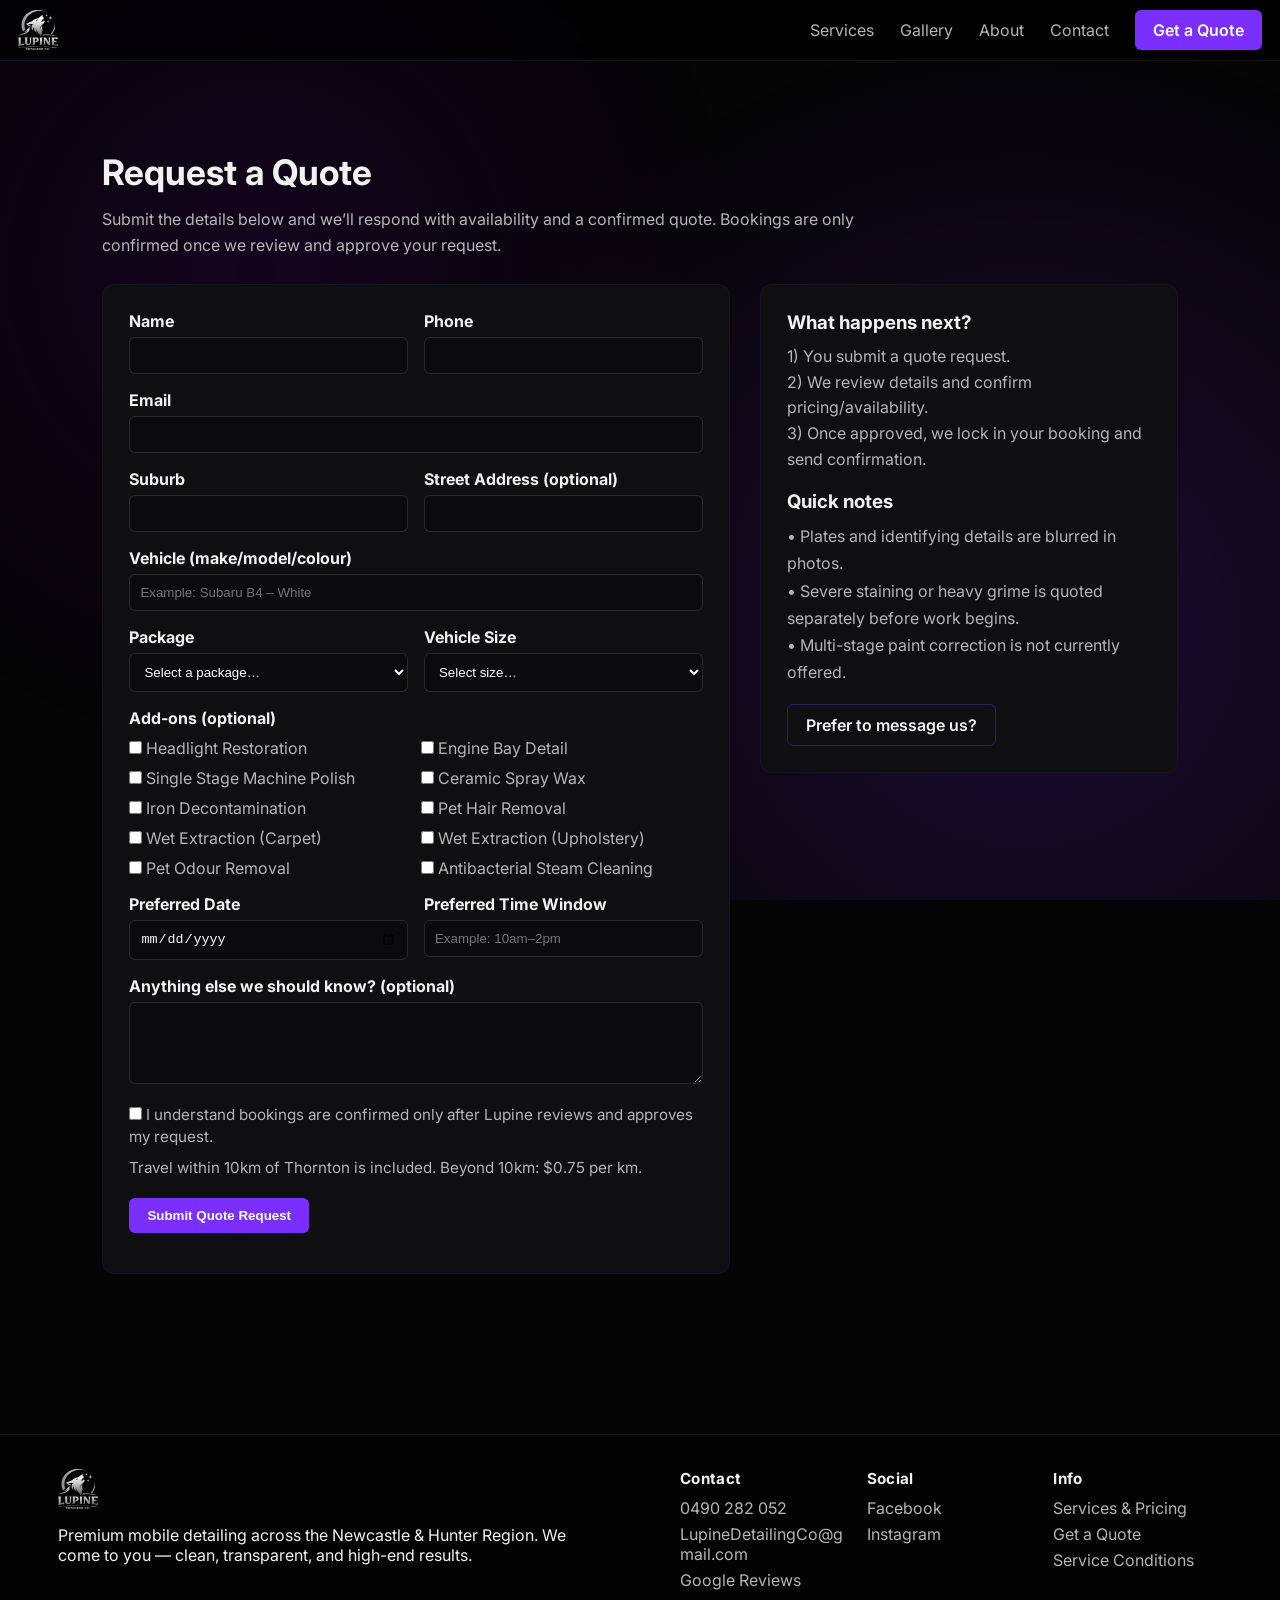
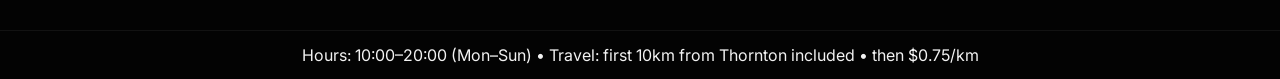
<file: quote.html>
<!DOCTYPE html>
<html lang="en">
<head>
  <meta charset="UTF-8">
  <meta name="viewport" content="width=device-width, initial-scale=1.0">
  <title>Get a Quote | Lupine Detailing Co</title>

  <link rel="stylesheet" href="styles.css">
  <link rel="icon" href="favicon.ico">
  <link rel="icon" href="/favicon.ico">
  <link rel="icon" type="image/png" sizes="32x32" href="/favicon-32x32.png">
  <link rel="icon" type="image/png" sizes="16x16" href="/favicon-16x16.png">
  <link rel="apple-touch-icon" sizes="180x180" href="/apple-touch-icon.png">
  <link href="https://fonts.googleapis.com/css2?family=Inter:wght@400;600;700&display=swap" rel="stylesheet">
</head>
<body>

<nav class="site-nav">
  <a class="brand" href="index.html">
    <img src="Assets/logo.svg" alt="Lupine Logo">
  </a>

  <button class="nav-toggle" aria-label="Open menu" aria-expanded="false" onclick="toggleMenu()">
    <span></span><span></span><span></span>
  </button>

  <ul class="nav-links">
    <li><a href="services.html">Services</a></li>
    <li><a href="gallery.html">Gallery</a></li>
    <li><a href="about.html">About</a></li>
    <li><a href="contact.html">Contact</a></li>
    <li><a class="btn-primary" href="quote.html">Get a Quote</a></li>
  </ul>

  <!-- Mobile drawer -->
  <div class="nav-drawer" id="navDrawer" aria-hidden="true">
    <a href="services.html" onclick="closeMenu()">Services</a>
    <a href="gallery.html" onclick="closeMenu()">Gallery</a>
    <a href="about.html" onclick="closeMenu()">About</a>
    <a href="contact.html" onclick="closeMenu()">Contact</a>
    <a class="drawer-cta" href="quote.html" onclick="closeMenu()">Get a Quote</a>
  </div>

  <div class="nav-backdrop" id="navBackdrop" onclick="closeMenu()" aria-hidden="true"></div>
</nav>

<section class="section">
  <h2>Request a Quote</h2>
  <p>
    Submit the details below and we’ll respond with availability and a confirmed quote.
    Bookings are only confirmed once we review and approve your request.
  </p>

  <div style="display:grid; grid-template-columns: 1.2fr 0.8fr; gap:30px; margin-top:26px; align-items:start;">

    <!-- FORM -->
    <div class="card">
      <form id="quoteForm">

        <div style="display:grid; grid-template-columns: repeat(2, minmax(0, 1fr)); gap:16px;">
          <div>
            <label><strong>Name</strong></label><br>
            <input required name="name" type="text" style="width:100%; margin-top:6px; padding:10px; border-radius:6px; border:1px solid rgba(255,255,255,0.12); background:#0b0b0d; color:#fff;">
          </div>
          <div>
            <label><strong>Phone</strong></label><br>
            <input required name="phone" type="tel" style="width:100%; margin-top:6px; padding:10px; border-radius:6px; border:1px solid rgba(255,255,255,0.12); background:#0b0b0d; color:#fff;">
          </div>
        </div>

        <div style="margin-top:16px;">
          <label><strong>Email</strong></label><br>
          <input required name="email" type="email" style="width:100%; margin-top:6px; padding:10px; border-radius:6px; border:1px solid rgba(255,255,255,0.12); background:#0b0b0d; color:#fff;">
        </div>

        <div style="display:grid; grid-template-columns: repeat(2, minmax(0, 1fr)); gap:16px; margin-top:16px;">
          <div>
            <label><strong>Suburb</strong></label><br>
            <input required name="suburb" type="text" style="width:100%; margin-top:6px; padding:10px; border-radius:6px; border:1px solid rgba(255,255,255,0.12); background:#0b0b0d; color:#fff;">
          </div>
          <div>
            <label><strong>Street Address (optional)</strong></label><br>
            <input name="street" type="text" style="width:100%; margin-top:6px; padding:10px; border-radius:6px; border:1px solid rgba(255,255,255,0.12); background:#0b0b0d; color:#fff;">
          </div>
        </div>

        <div style="margin-top:16px;">
          <label><strong>Vehicle (make/model/colour)</strong></label><br>
          <input required name="vehicle" type="text" placeholder="Example: Subaru B4 – White" style="width:100%; margin-top:6px; padding:10px; border-radius:6px; border:1px solid rgba(255,255,255,0.12); background:#0b0b0d; color:#fff;">
        </div>

        <div style="display:grid; grid-template-columns: repeat(2, minmax(0, 1fr)); gap:16px; margin-top:16px;">
          <div>
            <label><strong>Package</strong></label><br>
            <select required name="package" style="width:100%; margin-top:6px; padding:10px; border-radius:6px; border:1px solid rgba(255,255,255,0.12); background:#0b0b0d; color:#fff;">
              <option value="">Select a package…</option>
              <option value="Maintenance Detail">Maintenance Detail (Exterior Only)</option>
              <option value="Performance Detail">Performance Detail</option>
              <option value="Decontamination & Gloss Detail">Decontamination & Gloss Detail</option>
            </select>
          </div>
          <div>
            <label><strong>Vehicle Size</strong></label><br>
            <select required name="size" style="width:100%; margin-top:6px; padding:10px; border-radius:6px; border:1px solid rgba(255,255,255,0.12); background:#0b0b0d; color:#fff;">
              <option value="">Select size…</option>
              <option value="Small">Small</option>
              <option value="Medium">Medium</option>
              <option value="Large">Large</option>
            </select>
          </div>
        </div>

        <div style="margin-top:16px;">
          <label><strong>Add-ons (optional)</strong></label><br>
          <div style="margin-top:10px; display:grid; grid-template-columns: repeat(2, minmax(0, 1fr)); gap:10px; color:#b5b5b5;">
            <label><input type="checkbox" name="addons" value="Headlight Restoration"> Headlight Restoration</label>
            <label><input type="checkbox" name="addons" value="Engine Bay Detail"> Engine Bay Detail</label>
            <label><input type="checkbox" name="addons" value="Single Stage Machine Polish"> Single Stage Machine Polish</label>
            <label><input type="checkbox" name="addons" value="Ceramic Spray Wax"> Ceramic Spray Wax</label>
            <label><input type="checkbox" name="addons" value="Iron Decontamination"> Iron Decontamination</label>
            <label><input type="checkbox" name="addons" value="Pet Hair Removal"> Pet Hair Removal</label>
            <label><input type="checkbox" name="addons" value="Wet Extraction (Carpet)"> Wet Extraction (Carpet)</label>
            <label><input type="checkbox" name="addons" value="Wet Extraction (Upholstery)"> Wet Extraction (Upholstery)</label>
            <label><input type="checkbox" name="addons" value="Pet Odour Removal"> Pet Odour Removal</label>
            <label><input type="checkbox" name="addons" value="Antibacterial Steam Cleaning"> Antibacterial Steam Cleaning</label>
          </div>
        </div>

        <div style="display:grid; grid-template-columns: repeat(2, minmax(0, 1fr)); gap:16px; margin-top:16px;">
          <div>
            <label><strong>Preferred Date</strong></label><br>
            <input name="date" type="date" style="width:100%; margin-top:6px; padding:10px; border-radius:6px; border:1px solid rgba(255,255,255,0.12); background:#0b0b0d; color:#fff;">
          </div>
          <div>
            <label><strong>Preferred Time Window</strong></label><br>
            <input name="timewindow" type="text" placeholder="Example: 10am–2pm" style="width:100%; margin-top:6px; padding:10px; border-radius:6px; border:1px solid rgba(255,255,255,0.12); background:#0b0b0d; color:#fff;">
          </div>
        </div>

        <div style="margin-top:16px;">
          <label><strong>Anything else we should know? (optional)</strong></label><br>
          <textarea name="notes" rows="4" style="width:100%; margin-top:6px; padding:10px; border-radius:6px; border:1px solid rgba(255,255,255,0.12); background:#0b0b0d; color:#fff;"></textarea>
        </div>

        <div style="margin-top:16px; color:#b5b5b5; font-size:0.95rem; line-height:1.5;">
          <label>
            <input required type="checkbox" name="agree">
            I understand bookings are confirmed only after Lupine reviews and approves my request.
          </label>
          <div style="margin-top:8px;">
            Travel within 10km of Thornton is included. Beyond 10km: $0.75 per km.
          </div>
        </div>

        <div style="margin-top:18px;">
          <button type="submit" class="btn-primary" style="border:none; cursor:pointer;">Submit Quote Request</button>
        </div>

        <p id="formMsg" style="margin-top:14px; color:#b5b5b5;"></p>

      </form>
    </div>

    <!-- SIDE INFO -->
    <div class="card">
      <h3 style="margin-bottom:10px;">What happens next?</h3>
      <p style="color:#b5b5b5; margin-bottom:12px;">
        1) You submit a quote request.<br>
        2) We review details and confirm pricing/availability.<br>
        3) Once approved, we lock in your booking and send confirmation.
      </p>

      <h3 style="margin:18px 0 10px;">Quick notes</h3>
      <p style="color:#b5b5b5; line-height:1.7;">
        • Plates and identifying details are blurred in photos.<br>
        • Severe staining or heavy grime is quoted separately before work begins.<br>
        • Multi-stage paint correction is not currently offered.
      </p>

      <div style="margin-top:18px;">
        <a class="btn-ghost" href="contact.html">Prefer to message us?</a>
      </div>
    </div>

  </div>
</section>

<script>
  const scriptURL = "https://script.google.com/macros/s/AKfycbzkWCOibjXBj_SdyAlRfCOpnBEc-FL1SRNkCvx8uY4R3cVhXkmsflLdMaF-fNY8KbFH-A/exec";

  const form = document.getElementById("quoteForm");
  const msg = document.getElementById("formMsg");

  // --- Test mode only appears if URL has ?test=1 ---
  const params = new URLSearchParams(window.location.search);
  const isTestMode = params.get("test") === "1";

  // Create a small test panel (only in test mode)
  if (isTestMode) {
    const panel = document.createElement("div");
    panel.className = "card";
    panel.style.marginTop = "18px";
    panel.innerHTML = `
      <h3 style="margin-bottom:10px;">Test Mode</h3>
      <p style="color:#b5b5b5; margin-bottom:12px;">
        This panel is only visible when the page URL includes <strong>?test=1</strong>.
      </p>
      <div style="display:flex; gap:10px; flex-wrap:wrap;">
        <button type="button" class="btn-ghost" id="btnFill">Auto-Fill Test Data</button>
        <button type="button" class="btn-primary" id="btnFillSubmit" style="border:none; cursor:pointer;">Auto-Fill + Submit</button>
      </div>
      <p style="margin-top:12px; color:#b5b5b5; font-size:0.95rem;">
        Tip: open <strong>quote.html?test=1</strong> to enable this.
      </p>
    `;

    // Insert panel under the form message
    msg.parentElement.appendChild(panel);

    panel.querySelector("#btnFill").addEventListener("click", () => {
      fillTestData();
      msg.textContent = "Test data filled. You can submit normally, or use Auto-Fill + Submit.";
    });

    panel.querySelector("#btnFillSubmit").addEventListener("click", async () => {
      fillTestData();
      await submitForm();
    });
  }

  function fillTestData() {
    // Feel free to tweak values anytime
    form.elements["name"].value = "Test Dummy";
    form.elements["phone"].value = "0400 000 000";
    form.elements["email"].value = "lupinedetailingco@gmail.com"; // stays internal for tests
    form.elements["suburb"].value = "Thornton";
    form.elements["street"].value = "12 Moorea Cl";
    form.elements["vehicle"].value = "Suzuki Swift – White";
    form.elements["package"].value = "Performance Detail";
    form.elements["size"].value = "Small";
    form.elements["timewindow"].value = "10am–2pm";
    form.elements["notes"].value = "TEST MODE: please ignore";

    // Check a couple of add-ons
    const addonBoxes = form.querySelectorAll('input[name="addons"]');
    addonBoxes.forEach(cb => cb.checked = false);

    const toCheck = ["Headlight Restoration", "Pet Hair Removal"];
    addonBoxes.forEach(cb => {
      if (toCheck.includes(cb.value)) cb.checked = true;
    });

    // Tick agreement checkbox
    form.elements["agree"].checked = true;
  }

  async function submitForm() {
    msg.textContent = "Submitting request...";

    const fd = new FormData();
    fd.append("name", form.elements["name"].value || "");
    fd.append("phone", form.elements["phone"].value || "");
    fd.append("email", form.elements["email"].value || "");
    fd.append("suburb", form.elements["suburb"].value || "");
    fd.append("street", form.elements["street"].value || "");
    fd.append("vehicle", form.elements["vehicle"].value || "");
    fd.append("package", form.elements["package"].value || "");
    fd.append("size", form.elements["size"].value || "");

    const addonChecks = form.querySelectorAll('input[name="addons"]:checked');
    addonChecks.forEach(cb => fd.append("addons", cb.value));

    fd.append("preferredDate", form.elements["date"].value || "");
    fd.append("preferredTimeWindow", form.elements["timewindow"].value || "");
    fd.append("notes", form.elements["notes"].value || "");

    try {
      await fetch(scriptURL, {
        method: "POST",
        body: fd,
        mode: "no-cors"
      });

      msg.textContent = "Quote request submitted successfully. We’ll respond within 24 hours (often faster).";
      form.reset();
      window.scrollTo({ top: 0, behavior: "smooth" });

    } catch (err) {
      msg.textContent = "Network error. Please try again.";
    }
  }

  form.addEventListener("submit", async (e) => {
    e.preventDefault();
    await submitForm();
  });
</script>
<footer class="site-footer">
  <div class="footer-inner">
    <div class="footer-brand">
      <img src="Assets/logo.svg" alt="Lupine Detailing Co">
      <p class="muted">
        Premium mobile detailing across the Newcastle &amp; Hunter Region.
        We come to you — clean, transparent, and high-end results.
      </p>
    </div>

    <div class="footer-cols">
      <div>
        <h4>Contact</h4>
        <a href="tel:0490282052">0490 282 052</a>
        <a href="mailto:LupineDetailingCo@gmail.com">LupineDetailingCo@gmail.com</a>
        <a href="https://share.google/Xx0BfMoYIeuOtySZR" target="_blank" rel="noopener noreferrer">Google Reviews</a>
      </div>

      <div>
        <h4>Social</h4>
        <a href="https://www.facebook.com/lupinedetailingco/" target="_blank" rel="noopener noreferrer">Facebook</a>
        <a href="https://www.instagram.com/lupinedetailingco/" target="_blank" rel="noopener noreferrer">Instagram</a>
      </div>

      <div>
        <h4>Info</h4>
        <a href="services.html">Services &amp; Pricing</a>
        <a href="quote.html">Get a Quote</a>
        <a href="about.html">Service Conditions</a>
      </div>
    </div>
  </div>

  <div class="footer-bottom">
    <span class="muted">Hours: 10:00–20:00 (Mon–Sun) • Travel: first 10km from Thornton included • then $0.75/km</span>
  </div>
</footer>
<script src="script.js"></script>
</body>
</html>
</file>
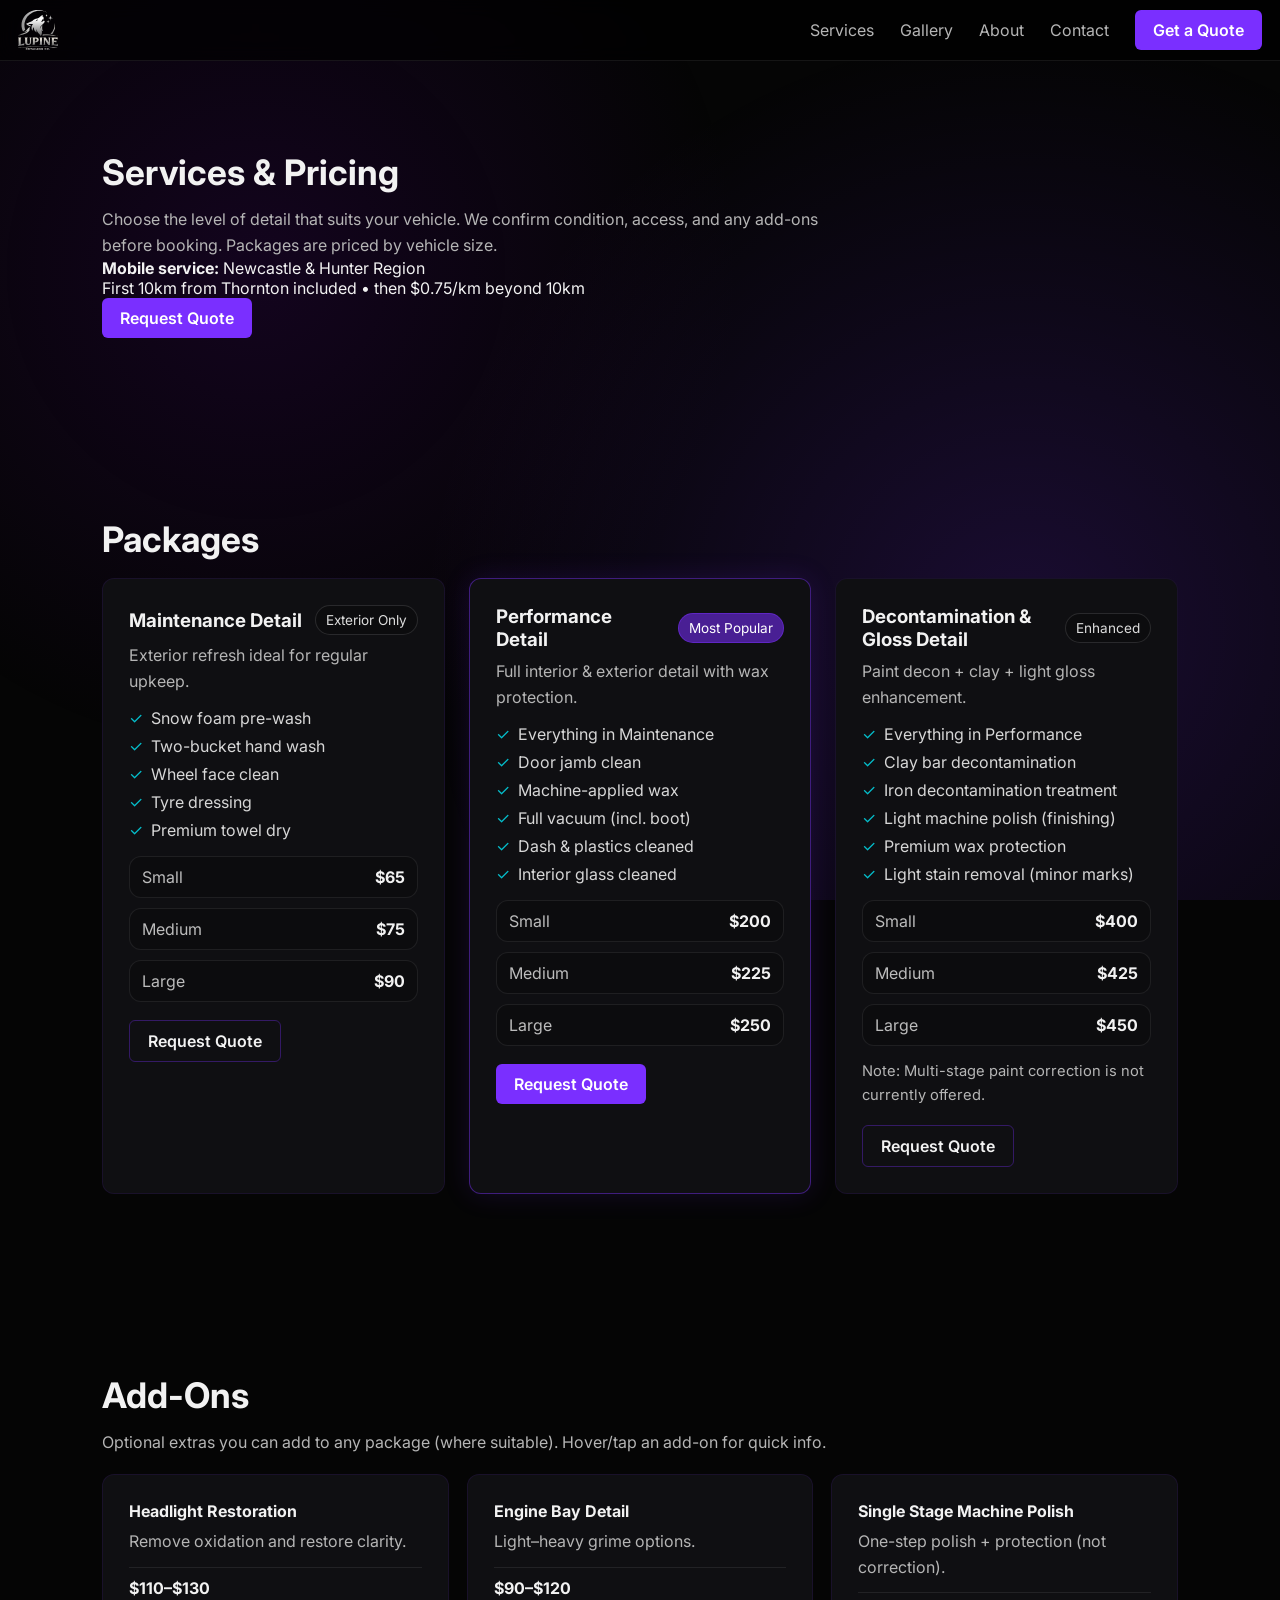
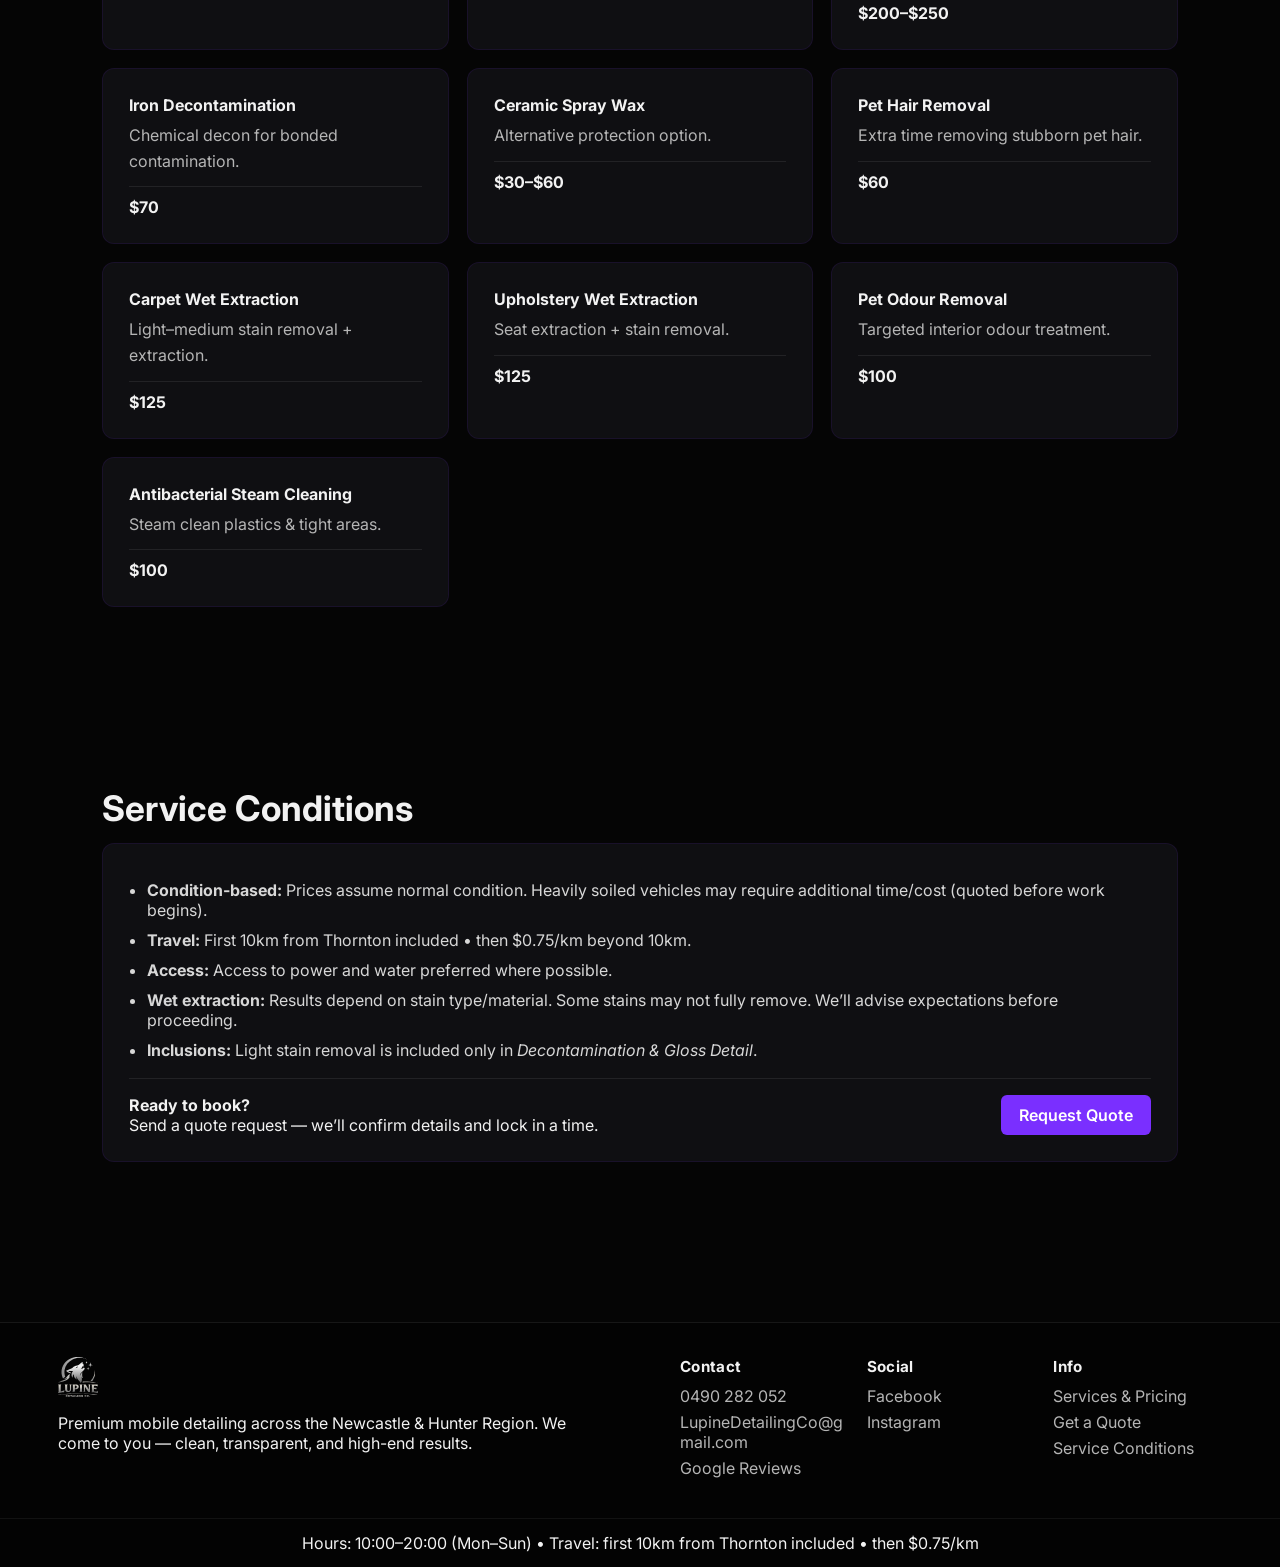
<file: services.html>
<!DOCTYPE html>
<html lang="en">
<head>
  <meta charset="UTF-8">
  <meta name="viewport" content="width=device-width, initial-scale=1.0">
  <title>Services | Lupine Detailing Co</title>
  <meta name="description" content="Transparent pricing for mobile detailing across Newcastle & Hunter. Packages by size, plus optional add-ons for exterior and interior." />

  <link rel="stylesheet" href="styles.css">
  <link rel="icon" href="favicon.ico">
  <link rel="icon" href="/favicon.ico">
  <link rel="icon" type="image/png" sizes="32x32" href="/favicon-32x32.png">
  <link rel="icon" type="image/png" sizes="16x16" href="/favicon-16x16.png">
  <link rel="apple-touch-icon" sizes="180x180" href="/apple-touch-icon.png">
  <link href="https://fonts.googleapis.com/css2?family=Inter:wght@400;600;700&display=swap" rel="stylesheet">
</head>
<body>

<nav class="site-nav">
  <a class="brand" href="index.html">
    <img src="Assets/logo.svg" alt="Lupine Logo">
  </a>

  <button class="nav-toggle" aria-label="Open menu" aria-expanded="false" onclick="toggleMenu()">
    <span></span><span></span><span></span>
  </button>

  <ul class="nav-links">
    <li><a href="services.html">Services</a></li>
    <li><a href="gallery.html">Gallery</a></li>
    <li><a href="about.html">About</a></li>
    <li><a href="contact.html">Contact</a></li>
    <li><a class="btn-primary" href="quote.html">Get a Quote</a></li>
  </ul>

  <div class="nav-drawer" id="navDrawer" aria-hidden="true">
    <a href="services.html" onclick="closeMenu()">Services</a>
    <a href="gallery.html" onclick="closeMenu()">Gallery</a>
    <a href="about.html" onclick="closeMenu()">About</a>
    <a href="contact.html" onclick="closeMenu()">Contact</a>
    <a class="drawer-cta" href="quote.html" onclick="closeMenu()">Get a Quote</a>
  </div>

  <div class="nav-backdrop" id="navBackdrop" onclick="closeMenu()" aria-hidden="true"></div>
</nav>

<header class="section">
  <h2>Services &amp; Pricing</h2>
  <p class="muted">
    Choose the level of detail that suits your vehicle. We confirm condition, access, and any add-ons before booking.
    Packages are priced by vehicle size.
  </p>

  <div class="cta-strip">
    <div>
      <strong>Mobile service:</strong> Newcastle &amp; Hunter Region<br />
      <span class="muted">First 10km from Thornton included • then $0.75/km beyond 10km</span>
    </div>
    <a class="btn-primary" href="quote.html">Request Quote</a>
  </div>
</header>

<section class="section">
  <h2>Packages</h2>

  <div class="packages-grid">
    <article class="package card">
      <div class="package-head">
        <h3>Maintenance Detail</h3>
        <span class="tag">Exterior Only</span>
      </div>
      <p class="muted">Exterior refresh ideal for regular upkeep.</p>

      <ul class="checklist">
        <li>Snow foam pre-wash</li>
        <li>Two-bucket hand wash</li>
        <li>Wheel face clean</li>
        <li>Tyre dressing</li>
        <li>Premium towel dry</li>
      </ul>

      <div class="price-table">
        <div><span>Small</span><strong>$65</strong></div>
        <div><span>Medium</span><strong>$75</strong></div>
        <div><span>Large</span><strong>$90</strong></div>
      </div>

      <div class="package-actions">
        <a href="quote.html" class="btn-ghost">Request Quote</a>
      </div>
    </article>

    <article class="package card featured">
      <div class="package-head">
        <h3>Performance Detail</h3>
        <span class="tag tag-glow">Most Popular</span>
      </div>
      <p class="muted">Full interior &amp; exterior detail with wax protection.</p>

      <ul class="checklist">
        <li>Everything in Maintenance</li>
        <li>Door jamb clean</li>
        <li>Machine-applied wax</li>
        <li>Full vacuum (incl. boot)</li>
        <li>Dash &amp; plastics cleaned</li>
        <li>Interior glass cleaned</li>
      </ul>

      <div class="price-table">
        <div><span>Small</span><strong>$200</strong></div>
        <div><span>Medium</span><strong>$225</strong></div>
        <div><span>Large</span><strong>$250</strong></div>
      </div>

      <div class="package-actions">
        <a href="quote.html" class="btn-primary">Request Quote</a>
      </div>
    </article>

    <article class="package card">
      <div class="package-head">
        <h3>Decontamination &amp; Gloss Detail</h3>
        <span class="tag">Enhanced</span>
      </div>
      <p class="muted">Paint decon + clay + light gloss enhancement.</p>

      <ul class="checklist">
        <li>Everything in Performance</li>
        <li>Clay bar decontamination</li>
        <li>Iron decontamination treatment</li>
        <li>Light machine polish (finishing)</li>
        <li>Premium wax protection</li>
        <li>Light stain removal (minor marks)</li>
      </ul>

      <div class="price-table">
        <div><span>Small</span><strong>$400</strong></div>
        <div><span>Medium</span><strong>$425</strong></div>
        <div><span>Large</span><strong>$450</strong></div>
      </div>

      <p class="muted small-note">Note: Multi-stage paint correction is not currently offered.</p>

      <div class="package-actions">
        <a href="quote.html" class="btn-ghost">Request Quote</a>
      </div>
    </article>
  </div>
</section>

<section class="section">
  <div class="section-head">
    <h2>Add-Ons</h2>
    <p class="muted">Optional extras you can add to any package (where suitable). Hover/tap an add-on for quick info.</p>
  </div>

  <div class="addons-grid">
    <!-- Exterior -->
    <div class="addon card" tabindex="0">
      <h4>Headlight Restoration</h4>
      <p class="muted">Remove oxidation and restore clarity.</p>
      <div class="addon-price">$110–$130</div>
      <div class="tip">
        Best for cloudy/UV oxidised lenses. We sand, refine and seal for a clearer finish.
        <small>Deep internal cracking or damaged lenses may limit results.</small>
      </div>
    </div>

    <div class="addon card" tabindex="0">
      <h4>Engine Bay Detail</h4>
      <p class="muted">Light–heavy grime options.</p>
      <div class="addon-price">$90–$120</div>
      <div class="tip">
        Degrease and detail plastics/painted surfaces for a cleaner bay presentation.
        <small>We avoid sensitive electronics where appropriate.</small>
      </div>
    </div>

    <div class="addon card" tabindex="0">
      <h4>Single Stage Machine Polish</h4>
      <p class="muted">One-step polish + protection (not correction).</p>
      <div class="addon-price">$200–$250</div>
      <div class="tip">
        Improves gloss and clarity with a single-step process, then protected.
        <small>Not a multi-stage correction — deep scratches won’t be fully removed.</small>
      </div>
    </div>

    <div class="addon card" tabindex="0">
      <h4>Iron Decontamination</h4>
      <p class="muted">Chemical decon for bonded contamination.</p>
      <div class="addon-price">$70</div>
      <div class="tip">
        Helps remove iron fallout (brake dust) from paintwork before protection.
        <small></small>
      </div>
    </div>

    <div class="addon card" tabindex="0">
      <h4>Ceramic Spray Wax</h4>
      <p class="muted">Alternative protection option.</p>
      <div class="addon-price">$30–$60</div>
      <div class="tip">
        Applied to a wet vehicle after washing for a slick, hydrophobic finish.
        <small>Cannot be combined with wax or polish services.</small>
      </div>
    </div>

    <!-- Interior -->
    <div class="addon card" tabindex="0">
      <h4>Pet Hair Removal</h4>
      <p class="muted">Extra time removing stubborn pet hair.</p>
      <div class="addon-price">$60</div>
      <div class="tip">
        After vacuuming, we use specialty tools to lift and remove embedded hair.
        <small></small>
      </div>
    </div>

    <div class="addon card" tabindex="0">
      <h4>Carpet Wet Extraction</h4>
      <p class="muted">Light–medium stain removal + extraction.</p>
      <div class="addon-price">$125</div>
      <div class="tip">
        Deep clean carpets using wet extraction for a fresher cabin.
        <small>Results vary by stain type/material. Some stains may not fully remove.</small>
      </div>
    </div>

    <div class="addon card" tabindex="0">
      <h4>Upholstery Wet Extraction</h4>
      <p class="muted">Seat extraction + stain removal.</p>
      <div class="addon-price">$125</div>
      <div class="tip">
        Wet extraction for fabric seats to reduce staining and odours.
        <small>Results vary by stain type/material. Some stains may not fully remove.</small>
      </div>
    </div>

    <div class="addon card" tabindex="0">
      <h4>Pet Odour Removal</h4>
      <p class="muted">Targeted interior odour treatment.</p>
      <div class="addon-price">$100</div>
      <div class="tip">
        Helps reduce persistent pet odours through targeted treatment steps.
        <small>Severe odours may require multiple treatments.</small>
      </div>
    </div>

    <div class="addon card" tabindex="0">
      <h4>Antibacterial Steam Cleaning</h4>
      <p class="muted">Steam clean plastics &amp; tight areas.</p>
      <div class="addon-price">$100</div>
      <div class="tip">
        Steam clean interior plastics, gaps and high-touch areas for a hygienic finish.
        <small></small>
      </div>
    </div>
  </div>
</section>

<section class="section">
  <h2>Service Conditions</h2>

  <div class="card">
    <ul class="bullet-list">
      <li><strong>Condition-based:</strong> Prices assume normal condition. Heavily soiled vehicles may require additional time/cost (quoted before work begins).</li>
      <li><strong>Travel:</strong> First 10km from Thornton included • then $0.75/km beyond 10km.</li>
      <li><strong>Access:</strong> Access to power and water preferred where possible.</li>
      <li><strong>Wet extraction:</strong> Results depend on stain type/material. Some stains may not fully remove. We’ll advise expectations before proceeding.</li>
      <li><strong>Inclusions:</strong> Light stain removal is included only in <em>Decontamination &amp; Gloss Detail</em>.</li>
    </ul>

    <div class="service-cta">
      <div>
        <strong>Ready to book?</strong><br />
        <span class="muted">Send a quote request — we’ll confirm details and lock in a time.</span>
      </div>
      <a href="quote.html" class="btn-primary">Request Quote</a>
    </div>
  </div>
</section>

<footer class="site-footer">
  <div class="footer-inner">
    <div class="footer-brand">
      <img src="Assets/logo.svg" alt="Lupine Detailing Co">
      <p class="muted">
        Premium mobile detailing across the Newcastle &amp; Hunter Region.
        We come to you — clean, transparent, and high-end results.
      </p>
    </div>

    <div class="footer-cols">
      <div>
        <h4>Contact</h4>
        <a href="tel:0490282052">0490 282 052</a>
        <a href="mailto:LupineDetailingCo@gmail.com">LupineDetailingCo@gmail.com</a>
        <a href="https://share.google/Xx0BfMoYIeuOtySZR" target="_blank" rel="noopener noreferrer">Google Reviews</a>
      </div>

      <div>
        <h4>Social</h4>
        <a href="https://www.facebook.com/lupinedetailingco/" target="_blank" rel="noopener noreferrer">Facebook</a>
        <a href="https://www.instagram.com/lupinedetailingco/" target="_blank" rel="noopener noreferrer">Instagram</a>
      </div>

      <div>
        <h4>Info</h4>
        <a href="services.html">Services &amp; Pricing</a>
        <a href="quote.html">Get a Quote</a>
        <a href="about.html">Service Conditions</a>
      </div>
    </div>
  </div>

  <div class="footer-bottom">
    <span class="muted">Hours: 10:00–20:00 (Mon–Sun) • Travel: first 10km from Thornton included • then $0.75/km</span>
  </div>
</footer>

<script src="script.js"></script>
</body>
</html>
</file>
<file: styles.css>
/* =========================
   LUPINE DETAILING CO
   Global Styles
========================= */

:root {
  --bg-main: #050505;
  --bg-card: #0f0f12;
  --accent: #7A2FFF;
  --accent-soft: rgba(122,47,255,0.4);
  --text-main: #f2f2f2;
  --text-muted: #b5b5b5;
}

* {
  margin: 0;
  padding: 0;
  box-sizing: border-box;
}

body {
  font-family: 'Inter', sans-serif;
  background: var(--bg-main);
  color: var(--text-main);
  overflow-x: hidden;
}

/* Subtle Nebula Background */
body::before {
  content: "";
  position: fixed;
  inset: 0;
  background:
    radial-gradient(circle at 20% 30%, rgba(39,3,65,0.42), transparent 40%),
    radial-gradient(circle at 80% 70%, rgba(122,47,255,0.18), transparent 50%);
  z-index: -1;
}

/* Navigation */
nav {
  position: sticky;
  top: 0;
  background: rgba(5,5,5,0.92);
  backdrop-filter: blur(10px);
  display: flex;
  justify-content: space-between;
  align-items: center;
  padding: 16px 8%;
  border-bottom: 1px solid rgba(122,47,255,0.15);
}

nav img {
  height: 40px;
  display: block;
}

nav ul {
  display: flex;
  gap: 26px;
  list-style: none;
  align-items: center;
}

nav a {
  text-decoration: none;
  color: var(--text-muted);
  transition: 0.2s ease;
}

nav a:hover {
  color: var(--accent);
}

/* Buttons */
.btn-primary {
  background: var(--accent);
  padding: 10px 18px;
  border-radius: 6px;
  color: #fff;
  text-decoration: none;
  font-weight: 600;
  transition: 0.2s ease;
  box-shadow: 0 0 0px var(--accent-soft);
  display: inline-block;
}

.btn-primary:hover {
  box-shadow: 0 0 18px var(--accent-soft);
  transform: translateY(-1px);
}

.btn-ghost {
  padding: 10px 18px;
  border-radius: 6px;
  border: 1px solid rgba(122,47,255,0.35);
  color: var(--text-main);
  text-decoration: none;
  font-weight: 600;
  transition: 0.2s ease;
  display: inline-block;
}

.btn-ghost:hover {
  border-color: rgba(122,47,255,0.7);
  box-shadow: 0 0 18px rgba(122,47,255,0.12);
  transform: translateY(-1px);
}

/* Sections */
.section {
  padding: 90px 8%;
}

.section h2 {
  font-size: 2.2rem;
  margin-bottom: 14px;
}

.section p {
  color: var(--text-muted);
  max-width: 760px;
  line-height: 1.6;
}

/* Cards */
.card {
  background: var(--bg-card);
  padding: 26px;
  border-radius: 12px;
  border: 1px solid rgba(122,47,255,0.10);
  transition: 0.2s ease;
}

.card:hover {
  border-color: rgba(122,47,255,0.55);
  box-shadow: 0 0 22px rgba(122,47,255,0.16);
}

/* Hero layout */
.hero {
  padding: 110px 8% 70px;
  display: grid;
  grid-template-columns: 1.2fr 0.8fr;
  gap: 40px;
  align-items: center;
}

.hero h1 {
  font-size: 3.1rem;
  line-height: 1.05;
  letter-spacing: -0.02em;
  margin-bottom: 14px;
}

.hero p {
  color: var(--text-muted);
  max-width: 720px;
  line-height: 1.65;
}

.hero-actions {
  display: flex;
  gap: 12px;
  margin-top: 22px;
  flex-wrap: wrap;
}

/* Trust line */
.trust-line {
  margin-top: 22px;
  color: var(--text-muted);
  display: flex;
  gap: 18px;
  flex-wrap: wrap;
  font-size: 0.95rem;
}

.trust-pill {
  border: 1px solid rgba(255,255,255,0.08);
  background: rgba(255,255,255,0.03);
  padding: 8px 12px;
  border-radius: 999px;
}

/* Responsive */
@media (max-width: 920px) {
  .hero {
    grid-template-columns: 1fr;
    padding: 90px 8% 60px;
  }

  .hero h1 {
    font-size: 2.5rem;
  }
}
/* Footer */
.site-footer {
  margin-top: 70px;
  border-top: 1px solid rgba(255,255,255,0.08);
  background: rgba(0,0,0,0.35);
}

.footer-inner {
  max-width: 1200px;
  margin: 0 auto;
  padding: 34px 18px;
  display: grid;
  grid-template-columns: 1.1fr 1fr;
  gap: 26px;
}

.footer-brand img {
  height: 40px;
  opacity: 0.95;
}

.footer-brand .muted {
  margin-top: 12px;
  max-width: 520px;
}

.footer-cols {
  display: grid;
  grid-template-columns: repeat(3, minmax(0, 1fr));
  gap: 18px;
}

.site-footer h4 {
  margin: 0 0 10px 0;
  font-size: 0.95rem;
  letter-spacing: 0.02em;
}

.site-footer a {
  display: block;
  color: #b5b5b5;
  text-decoration: none;
  margin: 6px 0;
  transition: transform 160ms ease, color 160ms ease;
}

.site-footer a:hover {
  color: #ffffff;
  transform: translateX(2px);
}

.footer-bottom {
  border-top: 1px solid rgba(255,255,255,0.06);
  padding: 14px 18px;
  text-align: center;
}

@media (max-width: 900px) {
  .footer-inner {
    grid-template-columns: 1fr;
  }
  .footer-cols {
    grid-template-columns: 1fr;
  }
}

/* Footer: prevent long links (email) spilling into other columns */
.site-footer a {
  overflow-wrap: anywhere;
  word-break: break-word;
}
/* Mobile nav */
.site-nav {
  position: sticky;
  top: 0;
  z-index: 50;
  background: rgba(0,0,0,0.65);
  backdrop-filter: blur(10px);
  border-bottom: 1px solid rgba(255,255,255,0.08);
}

.site-nav .brand img {
  height: 40px;
}

.nav-toggle {
  display: none;
  width: 44px;
  height: 44px;
  border: 1px solid rgba(255,255,255,0.14);
  background: rgba(0,0,0,0.35);
  border-radius: 10px;
  cursor: pointer;
  position: relative;
}

.nav-toggle span {
  display: block;
  height: 2px;
  margin: 7px 10px;
  background: rgba(255,255,255,0.85);
  border-radius: 2px;
}

.nav-drawer {
  position: fixed;
  top: 70px;
  right: 14px;
  width: min(320px, calc(100vw - 28px));
  background: rgba(10,10,12,0.92);
  border: 1px solid rgba(255,255,255,0.10);
  border-radius: 16px;
  padding: 14px;
  box-shadow: 0 18px 60px rgba(0,0,0,0.6);
  transform: translateY(-10px);
  opacity: 0;
  pointer-events: none;
  transition: opacity 160ms ease, transform 160ms ease;
}

.nav-drawer.open {
  opacity: 1;
  transform: translateY(0);
  pointer-events: auto;
}

.nav-drawer a {
  display: block;
  padding: 12px 12px;
  border-radius: 12px;
  text-decoration: none;
  color: #eaeaea;
  margin: 4px 0;
}

.nav-drawer a:hover {
  background: rgba(255,255,255,0.06);
}

.nav-drawer .drawer-cta {
  margin-top: 10px;
  background: linear-gradient(90deg, rgba(39,3,65,1), rgba(4,200,214,0.35));
  border: 1px solid rgba(255,255,255,0.12);
}

.nav-backdrop {
  position: fixed;
  inset: 0;
  background: rgba(0,0,0,0.45);
  opacity: 0;
  pointer-events: none;
  transition: opacity 160ms ease;
}

.nav-backdrop.show {
  opacity: 1;
  pointer-events: auto;
}

.no-scroll {
  overflow: hidden;
}

@media (max-width: 900px) {
  .nav-links { display: none; }
  .nav-toggle { display: inline-block; }
}
/* Mobile nav alignment polish */
.site-nav {
  padding: 10px 18px;
  display: flex;
  align-items: center;
  justify-content: space-between;
}

.site-nav .brand {
  display: flex;
  align-items: center;
  gap: 10px;
}
/* Home hero pill row fix */
.pill-row{
  display:flex;
  gap:10px;
  flex-wrap:wrap;
  margin-top:14px;
}

.pill{
  display:inline-flex;
  align-items:center;
  padding:8px 12px;
  border-radius:999px;
  border:1px solid rgba(255,255,255,0.10);
  background:rgba(0,0,0,0.25);
  color:#d6d6d6;
  font-size:0.95rem;
}
/* Services page layout helpers */
.packages-grid{
  display:grid;
  grid-template-columns: repeat(3, minmax(0, 1fr));
  gap:24px;
  margin-top:18px;
}

.package-head{
  display:flex;
  align-items:center;
  justify-content:space-between;
  gap:12px;
  margin-bottom:8px;
}

.tag{
  font-size:0.85rem;
  color:#dcdcdc;
  border:1px solid rgba(255,255,255,0.12);
  background: rgba(0,0,0,0.18);
  padding:6px 10px;
  border-radius:999px;
  white-space:nowrap;
}

.tag-glow{
  background: rgba(122,47,255,0.55);
  border-color: rgba(122,47,255,0.45);
  color:#fff;
}

.featured{
  border-color: rgba(122,47,255,0.45);
  box-shadow: 0 0 28px rgba(122,47,255,0.14);
}

.checklist{
  margin:14px 0 0 0;
  padding:0;
  list-style:none;
}

.checklist li{
  margin:8px 0;
  padding-left:22px;
  position:relative;
  color:#d7d7d7;
}

.checklist li::before{
  content:"✓";
  position:absolute;
  left:0;
  top:0;
  color: rgba(4,200,214,0.95);
}

.price-table{
  margin-top:16px;
  display:grid;
  gap:10px;
}

.price-table > div{
  display:flex;
  align-items:center;
  justify-content:space-between;
  padding:10px 12px;
  border-radius:12px;
  border:1px solid rgba(255,255,255,0.08);
  background: rgba(0,0,0,0.18);
}

.price-table span{ color:#bcbcbc; }
.price-table strong{ color:#f2f2f2; }

.package-actions{
  margin-top:18px;
}

.small-note{
  margin-top:14px;
  font-size:0.92rem;
}

.section-head{
  max-width: 900px;
}

.addons-grid{
  display:grid;
  grid-template-columns: repeat(3, minmax(0, 1fr));
  gap:18px;
  margin-top:18px;
}

.addon h4{
  margin:0 0 8px 0;
}

.addon-price{
  margin-top:12px;
  font-weight:700;
  color:#f2f2f2;
  padding-top:10px;
  border-top: 1px solid rgba(255,255,255,0.08);
}

.bullet-list{
  margin:0;
  padding-left:18px;
  color:#d7d7d7;
}

.bullet-list li{
  margin:10px 0;
}

.service-cta{
  margin-top:18px;
  padding-top:16px;
  border-top: 1px solid rgba(255,255,255,0.08);
  display:flex;
  align-items:center;
  justify-content:space-between;
  gap:16px;
  flex-wrap:wrap;
}

@media (max-width: 1000px){
  .packages-grid{ grid-template-columns: 1fr; }
  .addons-grid{ grid-template-columns: 1fr; }
}
/* Add-on hover tooltip */
.addon {
  position: relative;
  cursor: default;
}

.addon .tip {
  position: absolute;
  left: 14px;
  right: 14px;
  bottom: 14px;
  transform: translateY(8px);
  opacity: 0;
  pointer-events: none;
  transition: opacity 160ms ease, transform 160ms ease;
  background: rgba(10,10,12,0.92);
  border: 1px solid rgba(255,255,255,0.12);
  border-radius: 14px;
  padding: 12px 12px;
  box-shadow: 0 18px 60px rgba(0,0,0,0.55);
}

.addon:hover .tip,
.addon:focus-within .tip {
  opacity: 1;
  transform: translateY(0);
}

.tip small {
  color: #bdbdbd;
  display: block;
  margin-top: 6px;
  line-height: 1.35;
}
/* Add-on hover tooltip */
.addon {
  position: relative;
  cursor: default;
}

.addon .tip {
  position: absolute;
  left: 14px;
  right: 14px;
  bottom: 14px;
  transform: translateY(8px);
  opacity: 0;
  pointer-events: none;
  transition: opacity 160ms ease, transform 160ms ease;
  background: rgba(10,10,12,0.92);
  border: 1px solid rgba(255,255,255,0.12);
  border-radius: 14px;
  padding: 12px 12px;
  box-shadow: 0 18px 60px rgba(0,0,0,0.55);
}

.addon:hover .tip,
.addon:focus-within .tip {
  opacity: 1;
  transform: translateY(0);
}

.tip small {
  color: #bdbdbd;
  display: block;
  margin-top: 6px;
  line-height: 1.35;
}
/* Gallery tabs + placeholders */
.gallery-tabs{
  display:flex;
  gap:10px;
  flex-wrap:wrap;
  margin-top:16px;
}

.tab{
  appearance:none;
  border:1px solid rgba(255,255,255,0.12);
  background: rgba(0,0,0,0.18);
  color:#d7d7d7;
  padding:10px 12px;
  border-radius:999px;
  cursor:pointer;
  font-weight:600;
  transition: transform 140ms ease, border-color 140ms ease, background 140ms ease;
}

.tab:hover{
  transform: translateY(-1px);
  border-color: rgba(4,200,214,0.35);
}

.tab.active{
  background: rgba(122,47,255,0.50);
  border-color: rgba(122,47,255,0.45);
  color:#fff;
}

.gallery-panel{ display:none; }
.gallery-panel.active{ display:block; }

.panel-head{
  margin-bottom:14px;
}

.gallery-grid{
  display:grid;
  grid-template-columns: repeat(3, minmax(0, 1fr));
  gap:18px;
}

.ph-top{
  display:flex;
  align-items:center;
  justify-content:space-between;
  gap:10px;
  margin-bottom:12px;
}

.ph-chip{
  display:inline-flex;
  align-items:center;
  padding:6px 10px;
  border-radius:999px;
  border:1px solid rgba(255,255,255,0.12);
  background: rgba(0,0,0,0.16);
  font-size:0.85rem;
}

.ph-body{
  display:grid;
  grid-template-columns: 1fr 1fr;
  gap:10px;
  margin-top:10px;
}

.ph-block{
  height:120px;
  border-radius:14px;
  border:1px solid rgba(255,255,255,0.10);
  background:
    radial-gradient(120px 120px at 30% 30%, rgba(122,47,255,0.22), transparent 60%),
    linear-gradient(135deg, rgba(255,255,255,0.06), rgba(0,0,0,0.18));
}

.ph-note{
  margin-top:12px;
  font-size:0.92rem;
}

@media (max-width: 1000px){
  .gallery-grid{ grid-template-columns: 1fr; }
  .ph-block{ height:140px; }
}
</file>
